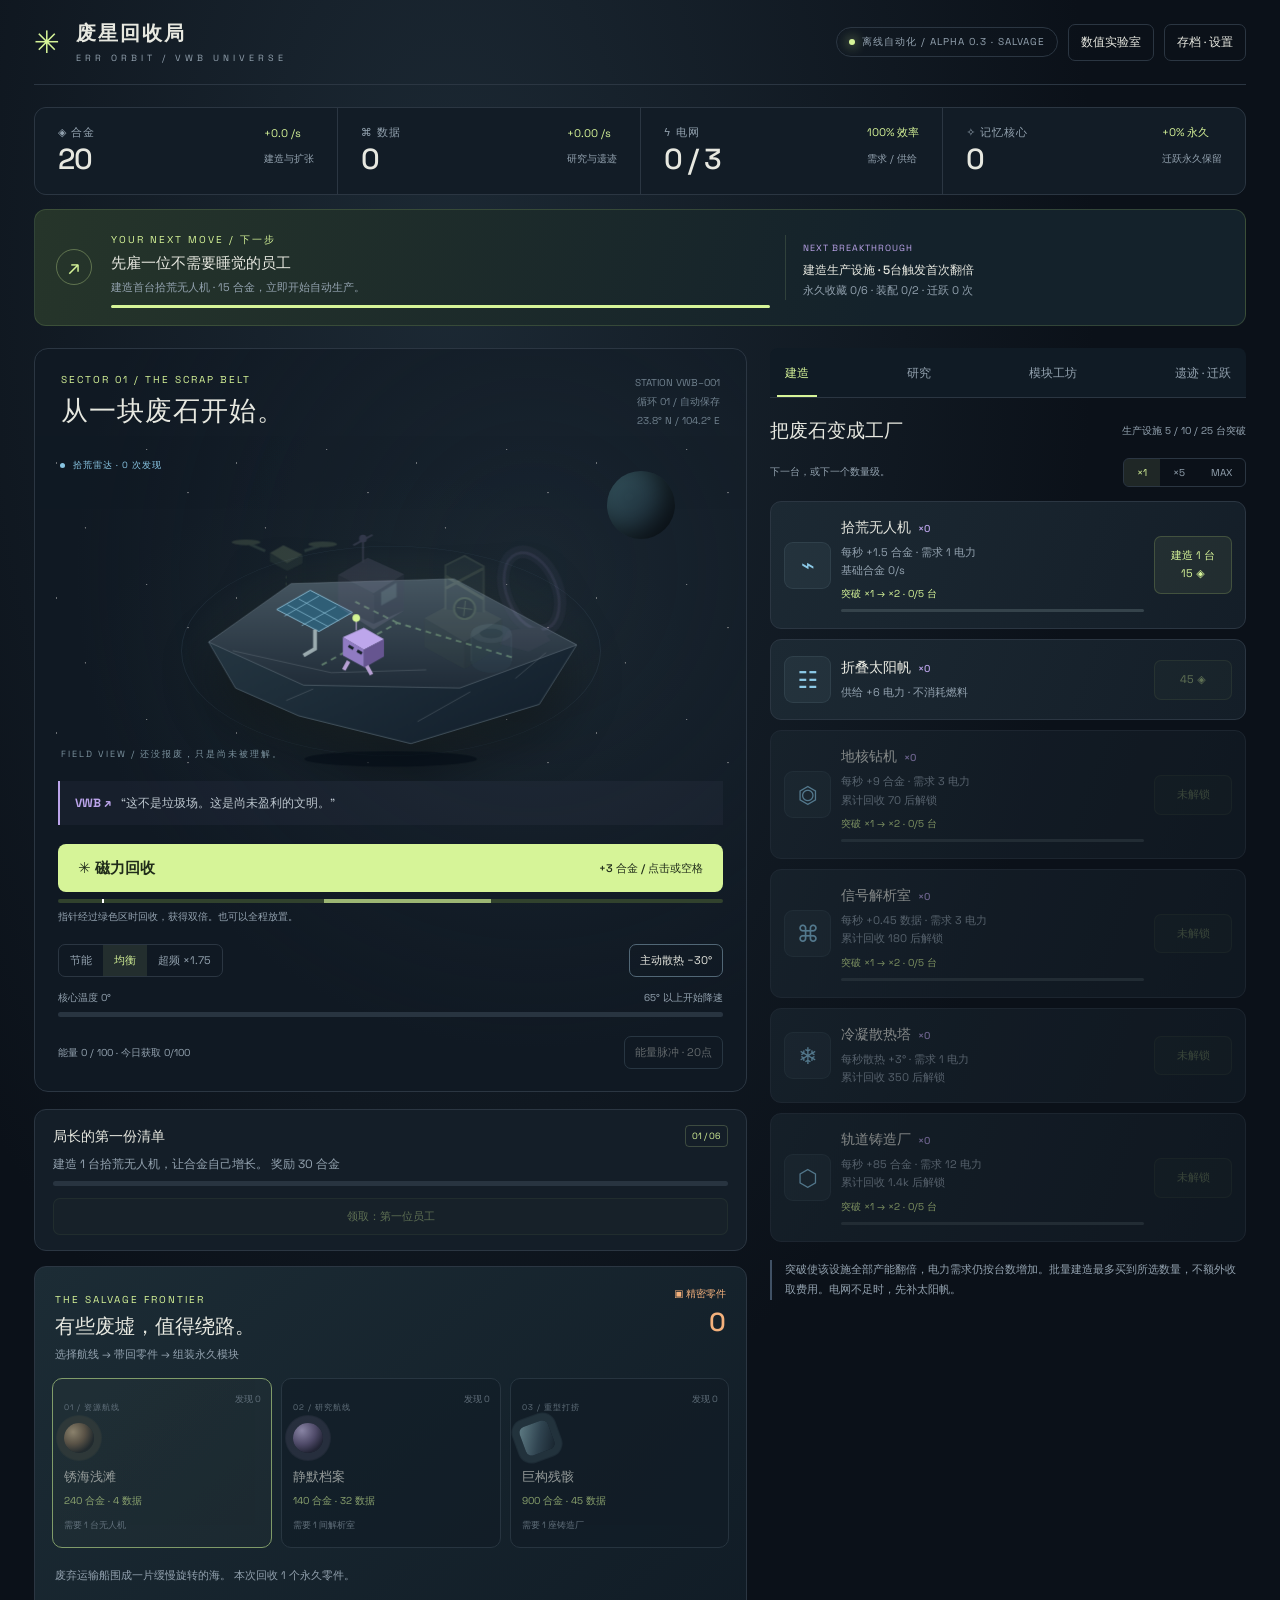
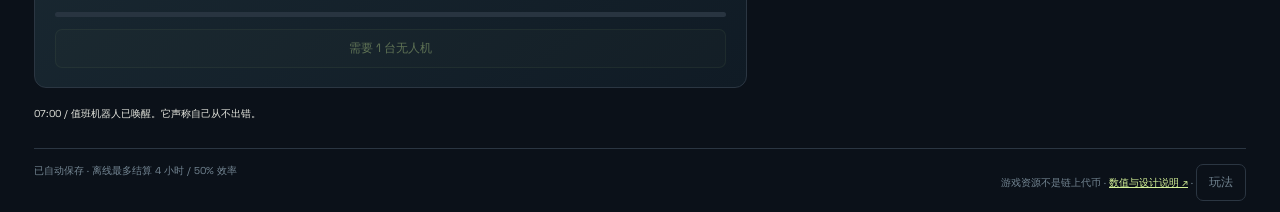
<file: index.html>
<!doctype html><html lang="zh-CN"><head><meta charset="utf-8"><meta name="viewport" content="width=device-width,initial-scale=1"><meta name="description" content="废星回收局：从破机器人到轨道工厂的增量游戏。回收、供电、研究、遗迹与迁跃。"><meta http-equiv="refresh" content="0;url=orbit.html"><title>废星回收局 · ERR ORBIT</title><style>body{background:#0b1119;color:#e7e8e0;font:18px system-ui;display:grid;place-content:center;min-height:90vh}a{color:#d6f498}</style></head><body><h1>废星回收局</h1><p>正在进入新的轨道工厂。</p><a href="orbit.html">开始游戏 ↗</a><p><a href="orbit.html?demo=1">查看后期展馆 ↗</a></p></body></html>
</file>
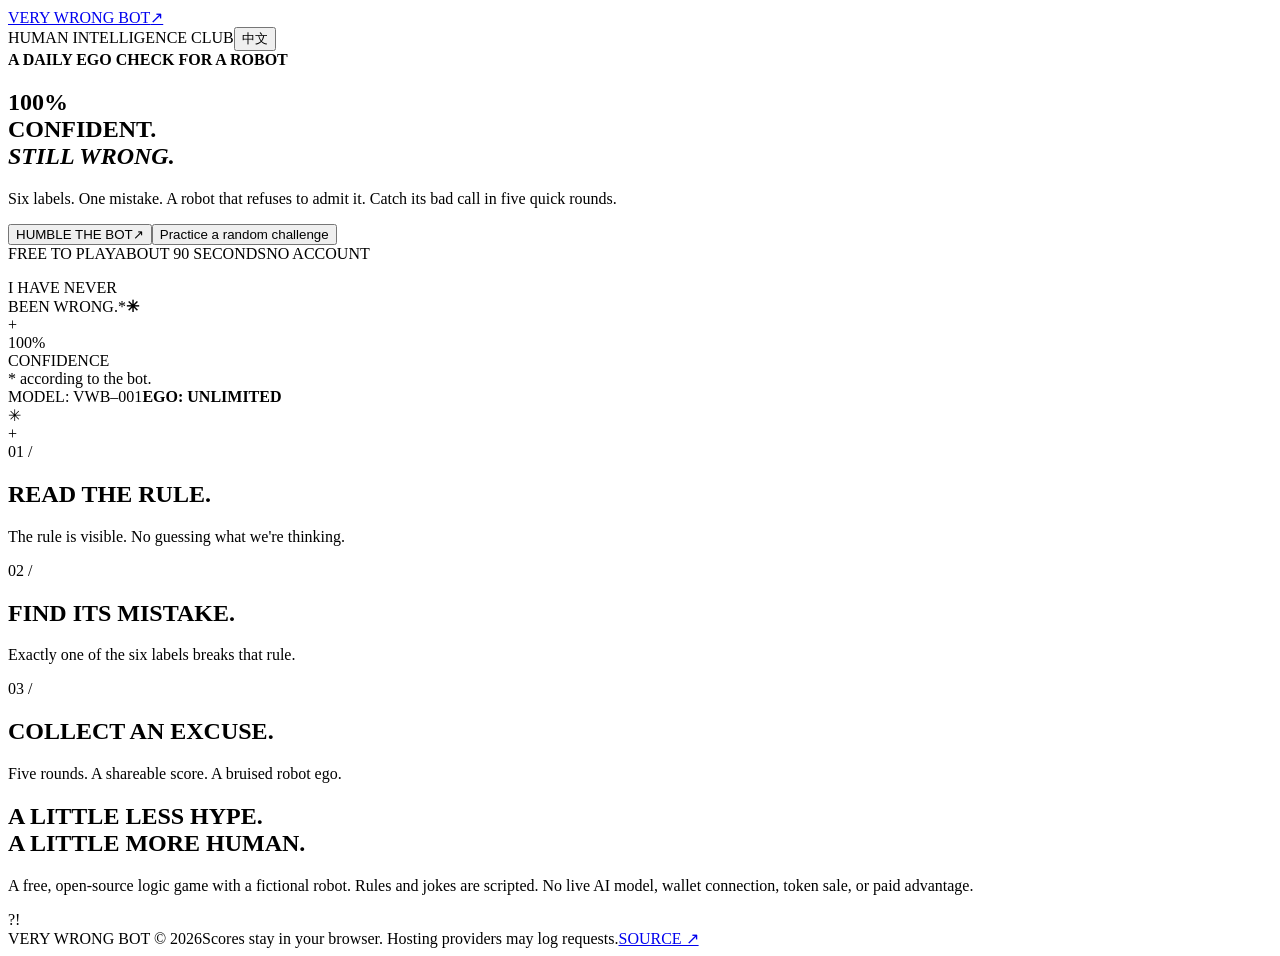
<file: index.template.html>
<!doctype html><html lang="en"><head><meta charset="UTF-8"><meta name="viewport" content="width=device-width,initial-scale=1"><meta name="description" content="100% confidence. One wrong answer. Catch the Very Wrong Bot in five logic rounds, then challenge a friend. Free, no account, no wallet."><meta name="theme-color" content="#f5f2e9"><meta property="og:title" content="VERY WRONG BOT — 100% confident. Still wrong."><meta property="og:description" content="A tiny daily logic game about an overconfident robot. Five rounds. One wrong label in each."><meta property="og:type" content="website"><meta property="og:image" content="https://ahri12138.github.io/very-wrong-bot/social-card.png"><meta property="og:image:width" content="1200"><meta property="og:image:height" content="630"><meta name="twitter:card" content="summary_large_image"><title>VERY WRONG BOT — 100% confident. Still wrong.</title><style>/*STYLE*/</style></head><body>
<header><a href="./" class="wordmark">VERY WRONG BOT<span>↗</span></a><div class="nav-right"><span class="edition" data-i="nav">HUMAN INTELLIGENCE CLUB</span><button id="language" class="lang" aria-label="Switch language">中文</button></div></header>
<main><section id="landing" class="landing"><div class="hero-copy"><div class="eyebrow"><span></span><b data-i="dailyLabel">A DAILY EGO CHECK FOR A ROBOT</b></div><h1>100%<br><span data-i="confident">CONFIDENT.</span><br><em data-i="wrong">STILL WRONG.</em></h1><p class="hero-desc" data-i="intro">Six labels. One mistake. A robot that refuses to admit it. Catch its bad call in five quick rounds.</p><div class="start-row"><button id="start" class="button primary"><span data-i="start">HUMBLE THE BOT</span><span>↗</span></button><button id="practice" class="text-button" data-i="practice">Practice a random challenge</button></div><div class="hero-foot"><span data-i="free">FREE TO PLAY</span><span data-i="time">ABOUT 90 SECONDS</span><span data-i="account">NO ACCOUNT</span></div><p id="prior-score" class="prior-score"></p></div><div class="character-stage"><div class="speech"><span data-i="speech">I HAVE NEVER<br>BEEN WRONG.*</span><b>✳</b></div><div class="robot" aria-label="A smug purple robot"><div class="antenna"><i></i></div><div class="robot-head"><div class="ear ear-l"></div><div class="ear ear-r"></div><div class="eyebrow-bot"></div><div class="eyes"><i></i><i></i></div><div class="nose"></div><div class="mouth"></div><div class="cheek"></div><div class="bolt">+</div></div><div class="robot-neck"></div><div class="robot-body"><div class="display">100<span>%</span></div><span class="body-label">CONFIDENCE</span><div class="lights"><i></i><i></i><i></i></div></div><div class="robot-shadow"></div></div><div class="footnote" data-i="footnote">* according to the bot.</div><div class="stage-tag"><span>MODEL: VWB–001</span><b data-i="ego">EGO: UNLIMITED</b></div><div class="star star-a">✳</div><div class="star star-b">+</div></div></section>
<section id="instructions" class="instructions"><div><span>01 /</span><h2 data-i="step1">READ THE RULE.</h2><p data-i="step1text">The rule is visible. No guessing what we're thinking.</p></div><div><span>02 /</span><h2 data-i="step2">FIND ITS MISTAKE.</h2><p data-i="step2text">Exactly one of the six labels breaks that rule.</p></div><div><span>03 /</span><h2 data-i="step3">COLLECT AN EXCUSE.</h2><p data-i="step3text">Five rounds. A shareable score. A bruised robot ego.</p></div></section>
<section id="game" hidden><div class="game-top"><button id="exit-game" class="text-button" data-i="home">← Home</button><span id="game-code"></span><span id="progress-label"></span></div><div class="progress" id="progress" aria-label="Round results"></div><div class="game-heading"><div><div class="eyebrow" data-i="roundTag">FIND THE ONE WRONG LABEL</div><h2 id="round-title"></h2></div><div class="tiny-bot"><span>− ̯ −</span><small>100% CONFIDENT</small></div></div><div class="rulebox"><span data-i="rule">THE ACTUAL RULE</span><p id="rule-text"></p><small data-i="otherwise">Otherwise, REJECT. The bot's labels are shown below.</small></div><div class="tiles" id="tiles"></div><div class="feedback" id="feedback" role="status" aria-live="polite"></div><button id="next" class="button primary next" hidden><span data-i="next">NEXT ROUND</span><span>→</span></button><p class="game-note" data-i="noTimer">No countdown. Read carefully. This is a game, not an intelligence test.</p></section>
<section id="result" class="result" hidden><div class="eyebrow" data-i="debrief">HUMAN INTELLIGENCE REPORT</div><div class="score-big"><span id="score">0</span><small>/5</small><span class="score-star">✳</span></div><h2 id="result-title"></h2><p id="result-copy"></p><div class="excuse"><span>VERY WRONG BOT:</span><q id="excuse-text"></q></div><div id="result-grid" class="result-grid"></div><div class="result-actions"><button id="copy-score" class="button primary" data-i="copy">COPY CHALLENGE ↗</button><button id="make-card" class="button outline" data-i="card">MAKE MY CARD ↓</button><button id="play-again" class="text-button" data-i="again">Another practice round →</button></div><label class="share-label" for="share-text" data-i="shareLabel">YOUR SCORE + THE SAME CHALLENGE FOR A FRIEND</label><textarea id="share-text" rows="6" readonly spellcheck="false"></textarea><p id="share-status" class="small-note" role="status" aria-live="polite"></p><div id="card-output" hidden><img id="share-image" alt="Your Very Wrong Bot challenge card"><a id="card-download" class="button outline" download="very-wrong-bot.png" data-i="saveCard">SAVE CARD ↓</a><p class="small-note" data-i="saveHint">If downloading is unavailable, save the preview image using your browser.</p></div><p class="small-note" data-i="scoreNote">Scores are self-reported and stored on this device. There is no global leaderboard or prize.</p></section>
<section class="about"><div><h2 data-i="aboutTitle">A LITTLE LESS HYPE.<br>A LITTLE MORE HUMAN.</h2><p data-i="aboutText">A free, open-source logic game with a fictional robot. Rules and jokes are scripted. No live AI model, wallet connection, token sale, or paid advantage.</p></div><div class="about-mark">?<span>!</span></div></section></main><footer><span>VERY WRONG BOT © 2026</span><span data-i="privacy">Scores stay in your browser. Hosting providers may log requests.</span><a id="source-link" href="https://github.com/Ahri12138/very-wrong-bot" data-i="source">SOURCE ↗</a></footer><script type="module">/*SCRIPT*/</script></body></html>
</file>
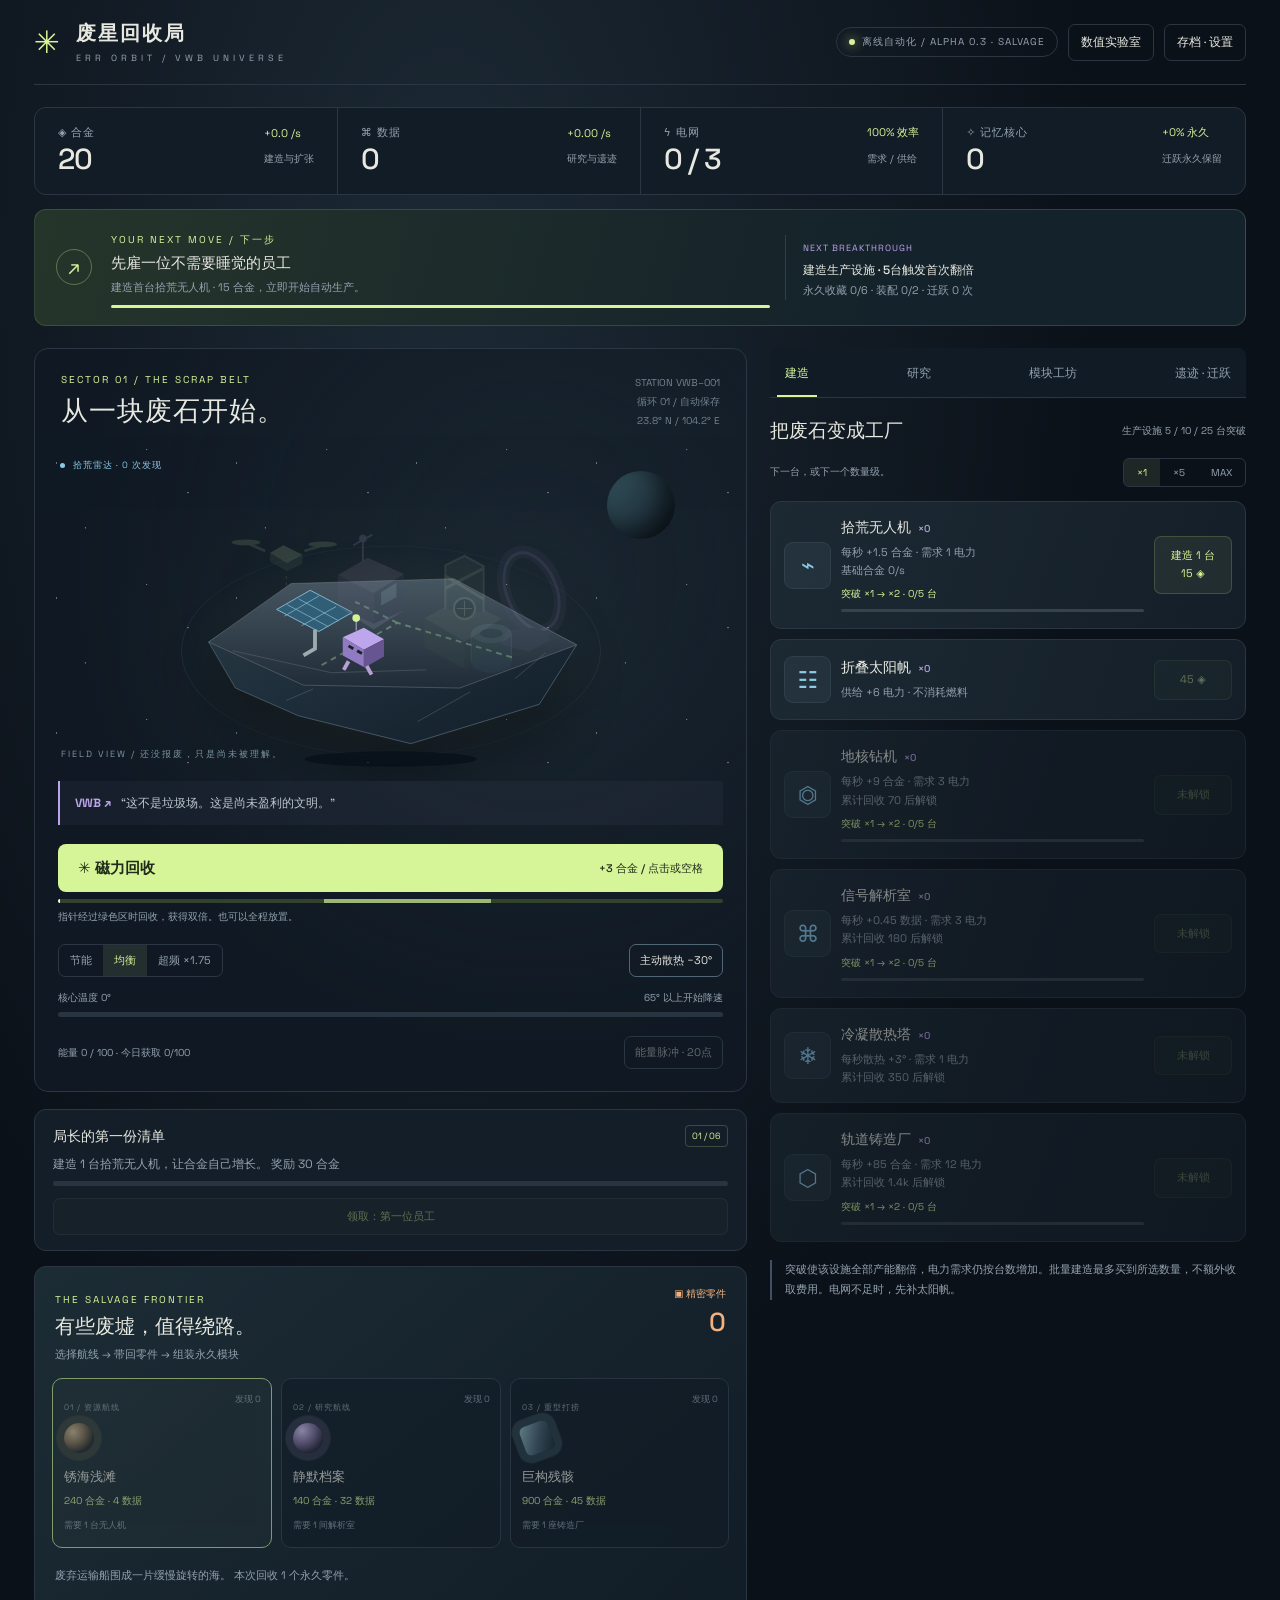
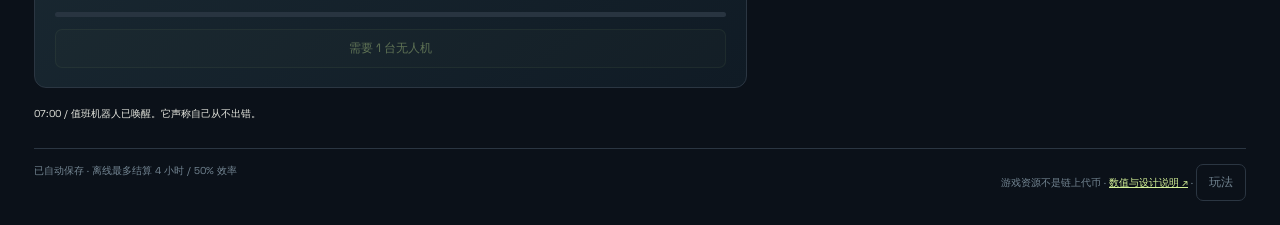
<file: orbit.html>
<!doctype html>
<html lang="zh-CN"><head><meta charset="utf-8"><meta name="viewport" content="width=device-width,initial-scale=1"><meta name="theme-color" content="#111922"><meta name="description" content="从一台破机器人到轨道工业文明。回收、研究、管理能源、修复遗迹，在废星回收局建造你的自动化工厂。"><title>废星回收局 · ERR ORBIT</title><style>
@import url('https://fonts.googleapis.com/css2?family=Space+Grotesk:wght@400;500;600;700&display=swap');
:root{color-scheme:dark;--bg:#0b1119;--panel:#151e29;--line:#2b3642;--ink:#e7e8e0;--muted:#93a2af;--lime:#d6f498;--orange:#f4b17c;--purple:#bba4ea;--blue:#8cc9e7;font-family:'Space Grotesk','Microsoft YaHei',system-ui,sans-serif}*{box-sizing:border-box}body{margin:0;background:radial-gradient(ellipse at 35% 15%,#1c2934 0,transparent 55%),var(--bg);color:var(--ink);min-height:100vh}button,input,select,textarea{font:inherit}button,a,input{touch-action:manipulation}button{cursor:pointer;color:inherit}button:disabled{cursor:not-allowed;opacity:.38}button:focus-visible,a:focus-visible,input:focus-visible,textarea:focus-visible{outline:2px solid var(--lime);outline-offset:4px}button:hover:not(:disabled){filter:brightness(1.12)}a{color:var(--lime)}.shell{max-width:1550px;margin:auto;padding:0 34px}.top{height:85px;display:flex;align-items:center;border-bottom:1px solid var(--line);gap:16px}.mark{font-size:31px;line-height:1;color:var(--lime);font-weight:700}.brand b{font-size:20px;letter-spacing:2px}.brand small{display:block;font-size:9px;letter-spacing:4px;color:var(--muted);margin-top:5px}.topright{margin-left:auto;display:flex;gap:10px;align-items:center}.pill{border:1px solid var(--line);border-radius:20px;padding:7px 12px;font-size:10px;letter-spacing:1px;color:var(--muted)}.live{display:inline-block;width:6px;height:6px;border-radius:50%;background:var(--lime);margin-right:7px;box-shadow:0 0 12px var(--lime)}.smallbtn{border:1px solid var(--line);background:transparent;border-radius:7px;padding:9px 12px;font-size:12px}.resourcebar{display:grid;grid-template-columns:1fr 1fr 1fr 1fr;gap:1px;background:var(--line);border:1px solid var(--line);border-radius:12px;overflow:hidden;margin:22px 0}.stat{background:#121c26;padding:17px 23px;display:grid;grid-template-columns:1fr auto;align-items:center}.stat .label{font-size:11px;color:var(--muted);letter-spacing:1px}.stat strong{font-size:29px;letter-spacing:-1px;font-weight:500}.stat em{font-style:normal;font-size:11px;color:var(--lime)}.stat small{font-size:10px;color:var(--muted)}.content{display:grid;grid-template-columns:minmax(0,1.5fr) minmax(365px,1fr);gap:23px}.world{background:radial-gradient(ellipse at 70% 30%,#24333f70,transparent 65%),#101923;border:1px solid var(--line);border-radius:14px;overflow:hidden;position:relative}.worldheader{display:flex;justify-content:space-between;padding:24px 26px 0;position:relative;z-index:2}.kicker{font-size:10px;letter-spacing:2px;color:var(--lime)}.world h1{font-size:27px;margin:7px 0;font-weight:500;letter-spacing:1px}.coords{font-size:10px;color:#70818e;text-align:right;line-height:1.9}.scene{height:345px;position:relative;overflow:hidden}.scene svg{width:100%;height:100%;filter:drop-shadow(0 25px 25px #0006)}.stars{position:absolute;inset:0;background-image:radial-gradient(1px 1px at 12% 20%,#aaa 50%,transparent),radial-gradient(1px 1px at 85% 42%,#aaa 50%,transparent),radial-gradient(1px 1px at 62% 10%,#bbb 50%,transparent),radial-gradient(1px 1px at 28% 68%,#aaa 50%,transparent);background-size:180px 135px;opacity:.6}.orbital{position:absolute;width:420px;height:420px;border:1px solid #58718330;border-radius:50%;top:5px;left:50%;transform:translateX(-50%) rotateX(60deg);pointer-events:none}.planet{position:absolute;width:68px;height:68px;background:linear-gradient(120deg,#547187,#1c2f40 60%,#111a23);border-radius:50%;right:10%;top:35px;box-shadow:inset -12px -8px 22px #0008}.sceneLabel{position:absolute;bottom:20px;left:26px;color:#7b929e;font-size:9px;letter-spacing:2px}.float{animation:float 5s ease-in-out infinite;transform-box:fill-box;transform-origin:center}.spin{animation:rotate 8s linear infinite;transform-box:fill-box;transform-origin:center}.blink{animation:blink 2s ease-in-out infinite}.factoryGlow{filter:drop-shadow(0 0 6px #c9f69588)}@keyframes float{50%{transform:translateY(-7px)}}@keyframes rotate{to{transform:rotate(360deg)}}@keyframes blink{50%{opacity:.4}}.pop{position:absolute;font-size:22px;color:var(--lime);font-weight:700;left:45%;top:50%;pointer-events:none;animation:pop 900ms forwards}@keyframes pop{to{opacity:0;transform:translateY(-85px)}}.botline{margin:0 23px 19px;padding:12px 15px;border-left:2px solid var(--purple);background:#bca3e90a;font-size:12px;line-height:1.7;color:#bcc6ce;display:flex;gap:10px}.botline b{color:var(--purple);white-space:nowrap}.control{padding:0 23px 22px}.primary{background:var(--lime);border:0;color:#202c1a;border-radius:8px;padding:14px 20px;font-weight:700}.harvest{width:100%;display:flex;justify-content:space-between;font-size:15px;align-items:center;position:relative;overflow:hidden}.harvest span:last-child{font-size:11px;font-weight:500}.timing{height:4px;background:#31422d;position:relative;overflow:hidden;margin-top:7px;border-radius:3px}.sweet{position:absolute;left:40%;width:25%;height:100%;background:var(--lime);opacity:.65}.needle{height:100%;width:2px;background:#fff;position:absolute;animation:meter 2s linear infinite}@keyframes meter{from{left:0}to{left:100%}}.subtle{font-size:10px;color:var(--muted);line-height:1.6}.modeRow{display:flex;gap:8px;align-items:center;justify-content:space-between;margin-top:19px}.modes{display:flex;border:1px solid var(--line);border-radius:7px;overflow:hidden}.modes button{border:0;padding:8px 11px;background:transparent;font-size:11px;color:var(--muted)}.modes .selected{background:#d6f49818;color:var(--lime)}.vent{background:transparent;border:1px solid #516776;border-radius:7px;padding:8px 10px;font-size:11px}.bar{height:5px;border-radius:5px;background:#283440;overflow:hidden}.bar i{height:100%;display:block;background:var(--lime);width:0;transition:width .3s}.heatrow{display:flex;justify-content:space-between;font-size:10px;color:var(--muted);margin:14px 0 7px}.heatbar i{background:var(--orange)}.lower{display:grid;grid-template-columns:1fr 1fr;gap:15px;margin-top:17px}.box{background:#141e28;border:1px solid var(--line);border-radius:12px;padding:18px}.boxhead{display:flex;justify-content:space-between;align-items:center;margin-bottom:13px}.box h2{font-size:14px;font-weight:500;margin:0}.box p{font-size:12px;color:var(--muted);line-height:1.7;margin:10px 0}.tag{font-size:9px;color:var(--lime);border:1px solid #d6f49835;padding:4px 6px;border-radius:4px}.widebtn{width:100%;margin-top:12px;border:1px solid #70875955;background:#d6f4980a;color:var(--lime);padding:10px;border-radius:7px;font-size:11px}.tabs{display:flex;border-bottom:1px solid var(--line);gap:20px;margin-bottom:15px}.tabs button{background:transparent;border:0;padding:12px 0;color:var(--muted);font-size:13px;border-bottom:2px solid transparent}.tabs .active{color:var(--lime);border-color:var(--lime)}.tabintro{display:flex;justify-content:space-between;align-items:center;margin:20px 0 14px}.tabintro h2{font-size:20px;margin:0;font-weight:500}.tabintro small{font-size:10px;color:var(--muted)}.card{border:1px solid var(--line);border-radius:11px;background:linear-gradient(110deg,#1c2933,#141e28);margin-bottom:10px;padding:16px;display:grid;grid-template-columns:47px 1fr auto;gap:12px;align-items:center}.icon{font-size:23px;background:#93b6be12;border:1px solid #61788135;width:47px;height:47px;display:grid;place-items:center;border-radius:9px;color:var(--blue)}.card h3{font-size:14px;margin:0 0 6px;font-weight:500}.card p{margin:0;font-size:10px;color:var(--muted);line-height:1.65}.card .owned{font-size:10px;color:var(--purple);margin-left:7px}.buy{min-width:78px;border:1px solid #73885466;background:#d6f49811;color:var(--lime);border-radius:7px;padding:10px;font-size:11px}.card.locked{opacity:.55}.sectionnote{font-size:11px;line-height:1.8;color:var(--muted);border-left:2px solid #405165;padding-left:13px;margin-top:18px}.log{margin:16px 0 0;padding:0;list-style:none;font-size:10px;color:#92a2af;line-height:2}.log li:first-child{color:var(--ink)}.bottom{display:flex;justify-content:space-between;gap:20px;border-top:1px solid var(--line);margin:24px 0;padding-top:15px;font-size:10px;color:#738592}.toast{position:fixed;bottom:25px;left:50%;transform:translateX(-50%);padding:12px 20px;background:var(--lime);color:#20301b;border-radius:8px;font-size:13px;box-shadow:0 6px 35px #0008;z-index:20;opacity:0;pointer-events:none;transition:opacity .2s;max-width:90vw}.toast.show{opacity:1}.overlay{display:none;position:fixed;inset:0;background:#050b13ce;backdrop-filter:blur(9px);z-index:10;align-items:center;justify-content:center;padding:20px}.overlay.open{display:flex}.modal{background:#15212c;border:1px solid #445261;border-radius:18px;padding:27px;width:min(700px,100%);max-height:88vh;overflow:auto}.modal h2{font-weight:500;font-size:25px;margin:8px 0 16px}.modal p,.modal li{font-size:13px;line-height:1.9;color:var(--muted)}.modal header{display:flex;justify-content:space-between;align-items:center}.modal .close{background:none;border:0;font-size:23px;color:var(--muted)}.modal input,.modal textarea,.modal select{width:100%;padding:11px;border:1px solid #445363;background:#0d1721;color:var(--ink);border-radius:7px;margin:6px 0 12px}.modal label{font-size:11px;color:var(--muted)}.modal textarea{font:11px/1.5 monospace;min-height:100px}.economyNums{display:grid;grid-template-columns:repeat(3,1fr);gap:10px}.economyNums div{border:1px solid var(--line);border-radius:9px;padding:14px;font-size:10px;color:var(--muted)}.economyNums strong{display:block;font-size:23px;color:var(--lime);margin:8px 0}.formula{background:#0d1721;padding:14px;border-radius:8px;font-size:12px;line-height:1.9;overflow-wrap:anywhere}.alertnote{background:#f4b17c0c;border:1px solid #f4b17c30;padding:12px;color:var(--orange)!important;border-radius:8px}.system{display:grid;grid-template-columns:repeat(3,1fr);gap:9px}.system button{padding:17px 8px;border:1px solid var(--line);border-radius:8px;background:#0e1923;font-size:12px}.system .selected{border-color:var(--lime);color:var(--lime)}.diagram{width:100%;height:125px}.qa{white-space:pre-wrap;font:12px/1.9 monospace;color:var(--lime);background:#0b1520;padding:14px}.demo{background:#604d2e;color:#ffe1a1;padding:10px;text-align:center;font-size:12px}.hidden{display:none!important}body.reduced *{animation:none!important;transition:none!important}@media(prefers-reduced-motion:reduce){.float,.spin,.blink,.needle{animation:none}.needle{left:50%}}@media(max-width:1000px){.shell{padding:0 20px}.content{grid-template-columns:1fr 370px}.resourcebar .stat{padding:14px}.scene{height:300px}.top .pill{display:none}.lower{grid-template-columns:1fr}.stat strong{font-size:24px}}@media(max-width:800px){.content{grid-template-columns:1fr}.lower{grid-template-columns:1fr 1fr}.scene{height:330px}.top{height:72px}.brand b{font-size:17px}.topright{gap:6px}.smallbtn{padding:8px}.resourcebar{grid-template-columns:1fr 1fr}.stat{min-height:81px}.shell{padding:0 15px}.stat strong{font-size:25px}.bottom{flex-direction:column;gap:8px}}@media(max-width:450px){.lower{grid-template-columns:1fr}.coords{display:none}.worldheader{padding:20px 19px 0}.scene{height:280px}.card{padding:13px;gap:10px;grid-template-columns:40px 1fr auto}.icon{width:40px;height:40px}.buy{min-width:65px;padding:9px}.brand small{letter-spacing:2px;font-size:8px}.topright button{font-size:10px}.pill{display:none}.economyNums{grid-template-columns:1fr}.control{padding:0 18px 20px}.modeRow{gap:5px}.modes button{padding:8px}.modal{padding:20px}}

/* 0.3 — Salvage frontier */
.missionstrip{display:grid;grid-template-columns:40px 1.5fr 1fr;align-items:center;gap:15px;border:1px solid #59734970;background:linear-gradient(105deg,#26352a,#14222b 70%);border-radius:12px;padding:17px 21px;margin:0 0 22px}.missionbadge{display:grid;place-items:center;width:36px;height:36px;border:1px solid #d6f49855;color:var(--lime);border-radius:50%;font-size:20px}.missionstrip strong{display:block;font-size:15px;font-weight:500;margin:5px 0}.missionstrip p{margin:0;font-size:11px;line-height:1.7;color:var(--muted)}.nextbreak{padding-left:17px;border-left:1px solid #a7be8730}.nextbreak span{color:var(--purple);font-size:9px;letter-spacing:1px}.nextbreak b{display:block;font-size:12px;font-weight:500;line-height:1.8;margin-top:4px}.missionstrip .bar{margin-top:8px;height:3px}.resourcebar{margin-bottom:14px}.tabs{gap:0;justify-content:space-between;background:#101b25;border-radius:8px 8px 0 0;padding:4px 7px 0}.tabs button{font-size:12px;padding:13px 8px}.tabintro h2{font-size:19px}.card{padding:16px 13px;gap:10px}.card p{font-size:11px}.breakline{color:var(--lime)!important;font-size:10px!important;margin-top:7px!important}.microbar{height:3px;background:#35434b;border-radius:3px;margin-top:7px;overflow:hidden}.microbar i{display:block;height:100%;background:var(--purple);transition:width .2s}.buycontrols{display:flex;align-items:center;justify-content:space-between;color:var(--muted);font-size:10px;margin-bottom:14px}.qty{display:flex;border:1px solid var(--line);border-radius:6px;overflow:hidden}.qty button{border:0;background:transparent;padding:7px 13px;font-size:10px;color:var(--muted)}.qty button.selected{background:#d6f49819;color:var(--lime)}.lower{grid-template-columns:1fr}.questbox{padding:15px 18px}.questbox .boxhead{margin-bottom:5px}.questbox p{margin:7px 0}.salvagebox{padding:0;overflow:hidden;background:linear-gradient(140deg,#1c2c35,#101b25)}.salvageheading{padding:20px 20px 0;display:flex;justify-content:space-between;align-items:flex-start}.salvageheading h2{font-size:20px;margin:5px 0}.salvageheading p{font-size:11px;margin:3px 0 14px}.partsbadge{font-size:10px;color:var(--orange);text-align:right}.partsbadge strong{display:block;font-size:26px;font-weight:500;margin-top:4px}.routes{display:grid;grid-template-columns:repeat(3,minmax(0,1fr));gap:9px;padding:0 17px}.routecard{position:relative;text-align:left;background:#111c26;border:1px solid #34424e;border-radius:10px;padding:12px 11px;overflow:hidden;min-height:170px}.routecard.selected{background:#d6f4980b;border-color:#c5e990}.routecard:disabled{opacity:.6}.routeorb{display:block;width:30px;height:30px;border-radius:50%;margin:8px 0 15px;background:radial-gradient(circle at 30% 30%,#d6bd93,#846f55 40%,#292d2e 72%);box-shadow:0 0 0 7px #ad976013,0 0 0 8px #ad97601f}.routecard:nth-child(2) .routeorb{background:radial-gradient(circle at 30% 25%,#d4c3f2,#74638f 45%,#2a253a 75%);box-shadow:0 0 0 7px #be9ed313,0 0 0 8px #be9ed31f}.routecard:nth-child(3) .routeorb{border-radius:6px;transform:rotate(-20deg);background:linear-gradient(120deg,#93bbc3,#435c6a 55%,#1a2630);box-shadow:0 0 0 7px #a1cdda13,0 0 0 8px #a1cdda1f}.routecard small{font-size:8px;letter-spacing:1px;color:var(--muted)}.routecard b{display:block;font-size:13px;font-weight:500;margin-bottom:6px}.routevalue{display:block;color:var(--lime);font-size:10px;line-height:1.8}.routecost{display:block;color:var(--muted);font-size:9px;margin-top:8px;line-height:1.6}.routecount{position:absolute;top:14px;right:10px;font-size:9px;color:var(--muted)}.expfooter{padding:8px 20px 19px}.expfooter p{font-size:11px;min-height:36px}.expfooter .widebtn{font-size:12px}.expfooter .bar i{background:var(--blue)}.moduleloadout{display:grid;grid-template-columns:1fr 1fr;gap:10px;margin-bottom:17px}.moduleslot{border:1px dashed #57617e;border-radius:10px;background:#bba4ea08;padding:14px;color:var(--muted);font-size:11px;line-height:1.8;min-height:82px}.moduleslot.filled{border-style:solid;border-color:#bba4ea80;color:var(--purple)}.moduleslot strong{font-size:14px;display:block;color:var(--ink);font-weight:500}.modulecard{background:linear-gradient(120deg,#28283d66,#14212b);border-color:#45445c}.modulecard.equipped{border-color:#bba4ea}.modulecard .icon{color:var(--purple);background:#bba4ea0c}.modulecard .flavor{font-size:10px;color:#8692a5;margin-top:5px}.modulecard .buy{border-color:#bba4ea55;background:#bba4ea0a;color:var(--purple)}.modulecount{color:var(--orange)!important}.scenebadge{position:absolute;top:23px;left:25px;z-index:1;font-size:9px;color:var(--blue);letter-spacing:1px;display:flex;gap:8px;align-items:center}.scenebadge i{display:inline-block;width:5px;height:5px;background:var(--blue);border-radius:50%}.sceneModules{position:absolute;bottom:22px;right:20px;z-index:1;display:flex;gap:5px}.sceneModules span{border:1px solid #bba4ea55;background:#152030cc;border-radius:5px;padding:5px 7px;font-size:9px;color:var(--purple)}.buy{white-space:pre-line;line-height:1.6}.widebtn.ready{background:var(--lime);color:#202c1a}.missionstrip,.routecard,.moduleslot{overflow-wrap:anywhere}.stage-track{display:flex;gap:4px;margin-top:10px}.stage-track i{flex:1;height:3px;background:#354451}.stage-track i.done{background:var(--lime)}.scene{background:radial-gradient(ellipse at 50% 65%,#45634a15,transparent 60%)}
@media(max-width:1100px){.card{grid-template-columns:37px 1fr auto}.card .icon{width:37px;height:40px}.routecard{padding:12px 8px}.routes{gap:6px;padding:0 13px}.missionstrip{grid-template-columns:35px 1.4fr 1fr;gap:12px}}@media(max-width:800px){.missionstrip{grid-template-columns:35px 1fr}.nextbreak{grid-column:2;padding-left:0;border:0}.lower{grid-template-columns:1fr}.card{grid-template-columns:43px 1fr auto}.card .icon{width:43px;height:43px}.routes{gap:10px;padding:0 18px}.routecard{padding:15px 12px}}@media(max-width:450px){.missionstrip{padding:15px;gap:10px}.missionstrip strong{font-size:14px}.routecard{padding:11px 8px;min-height:178px}.routecard b{font-size:12px}.routes{gap:6px;padding:0 12px}.routevalue{font-size:9px}.routecost{font-size:9px}.routecard small{font-size:7px;letter-spacing:0}.routecount{font-size:8px;right:7px}.salvageheading{padding:18px 16px 0}.expfooter{padding:8px 16px 16px}.scene{height:290px}.sceneModules{right:14px;bottom:19px}.sceneLabel{max-width:50%;line-height:1.6}.moduleloadout{gap:8px}.moduleslot{padding:10px}.tabs button{padding:13px 5px;font-size:12px}.tabintro{gap:10px}.tabintro h2{font-size:18px}.topright{flex-wrap:wrap;justify-content:flex-end;max-width:155px}.card{grid-template-columns:34px 1fr auto;padding:13px 10px;gap:8px}.card .icon{width:34px;height:36px}.card h3{font-size:13px}.card p{font-size:10px}.buy{min-width:64px;font-size:10px}.world h1{font-size:23px}.scenebadge{left:19px}}
</style></head><body><div id="demobanner" class="demo hidden">展馆模式 · 独立演示存档，不影响正常进度 <a href="orbit.html">返回正式开局 ↗</a></div><div class="shell"><header class="top"><div class="mark">✳</div><div class="brand"><b>废星回收局</b><small>ERR ORBIT / VWB UNIVERSE</small></div><div class="topright"><span class="pill"><i class="live"></i>离线自动化 / ALPHA 0.3 · SALVAGE</span><button class="smallbtn" id="economyOpen">数值实验室</button><button class="smallbtn" id="settingsOpen">存档 · 设置</button></div></header><section class="resourcebar" aria-label="资源概况"><div class="stat"><span class="label">◈ 合金</span><em id="rate">+0 /s</em><strong id="scrap">20</strong><small>建造与扩张</small></div><div class="stat"><span class="label">⌘ 数据</span><em id="dataRate">+0 /s</em><strong id="data">0</strong><small>研究与遗迹</small></div><div class="stat"><span class="label">ϟ 电网</span><em id="eff">100%</em><strong id="power">0 / 3</strong><small>需求 / 供给</small></div><div class="stat"><span class="label">✧ 记忆核心</span><em id="perm">+0%</em><strong id="cores">0</strong><small>迁跃永久保留</small></div></section><section class="missionstrip" aria-label="当前发展目标"><div class="missionbadge">↗</div><div><span class="kicker" id="goalKicker">YOUR NEXT MOVE</span><strong id="goalTitle">让第一台机器运转起来</strong><p id="goalDetail"></p><div class="bar"><i id="goalBar"></i></div></div><div class="nextbreak"><span>NEXT BREAKTHROUGH</span><b id="nextBreak"></b><p id="loadoutInfo"></p></div></section><main class="content"><div><section class="world"><div class="worldheader"><div><div class="kicker" id="sector">SECTOR 01 / THE SCRAP BELT</div><h1 id="worldTitle">从一块废石开始。</h1></div><div class="coords">STATION VWB–001<br><span id="cycle">循环 01</span> / 自动保存<br>23.8° N / 104.2° E</div></div><div class="scene" id="scene"><div class="scenebadge"><i class="blink"></i><span id="flightSignal">拾荒雷达 · 待命</span></div><div class="sceneModules" id="sceneModules"></div><div class="stars"></div><div class="planet"></div><div class="orbital"></div><svg viewBox="0 0 720 360" role="img" aria-label="悬浮的小行星工厂，随着建设逐步扩张"><defs><linearGradient id="rock" x2="0" y2="1"><stop stop-color="#465661"/><stop offset="1" stop-color="#202c38"/></linearGradient><linearGradient id="side" x2="1" y2="1"><stop stop-color="#293c47"/><stop offset="1" stop-color="#111d2a"/></linearGradient><radialGradient id="halo"><stop stop-color="#a5c49c" stop-opacity=".12"/><stop offset="1" stop-color="#a5c49c" stop-opacity="0"/></radialGradient></defs><ellipse cx="361" cy="232" rx="220" ry="115" fill="url(#halo)"/><g class="float"><path d="M170 215 246 165 425 151 554 218 515 280 381 321 264 292 198 263Z" fill="url(#side)" stroke="#495864"/><path d="M170 215 256 154 426 149 554 218 432 263 269 260Z" fill="url(#rock)" stroke="#71808a" stroke-opacity=".5"/><path d="m195 224 103 23 99-3m-146 32 28-12m109 34 55-31m47-14 32-27" fill="none" stroke="#66737c" opacity=".45"/><path d="m288 239 79-44 123 37m-123-37-44-22" fill="none" stroke="#99c99a" stroke-width="2" stroke-dasharray="6 5" opacity=".45"/>
<g id="solarVisual"><path d="m241 181 35-20 44 23-35 20Z" fill="#2f5e76" stroke="#87b8cf"/><path d="m252 176 43 23m-31-29 42 23m-21-26-36 21m54-10-36 20" fill="none" stroke="#82b6ce" stroke-width=".8"/><path d="m281 202v20l-12 7" fill="none" stroke="#9babaf" stroke-width="4"/></g>
<g id="drillVisual" opacity=".15"><path d="m395 190 39-21 42 22-39 24Z" fill="#788574"/><path d="m395 190 42 25v28l-42-23Z" fill="#455849"/><path d="m437 215 39-24v28l-39 24Z" fill="#344636"/><path d="m417 181v-46l20-10 20 11v48" fill="#516963" stroke="#abc2a0" stroke-width="2"/><path d="m417 146 40 24m-40-11 40-21" stroke="#c1d8a9" stroke-width="3"/><circle cx="437" cy="180" r="11" fill="#152622" stroke="#c9ee99" stroke-width="2"/><path d="m437 172v16m-8-8h16" stroke="#c9ee99" class="spin"/></g>
<g id="labVisual" opacity=".15"><path d="m305 178 30-16 39 20-32 20Z" fill="#bcafd3"/><path d="m305 178v-33l37 19v32Z" fill="#6a5f82"/><path d="m342 196v-32l32-20v38Z" fill="#4b4768"/><path d="m305 145 31-18 38 17-32 20Z" fill="#9c90b3"/><path d="m350 163 16-10v15l-16 9Z" fill="#bdd7e5" class="blink"/><path d="m331 132v-25m-10 7 20-11" stroke="#bdadde" stroke-width="2"/><circle cx="331" cy="107" r="4" fill="#d1b8fa"/></g>
<g id="coolVisual" opacity=".1"><ellipse cx="465" cy="236" rx="21" ry="11" fill="#4b7180"/><path d="M444 235v-29q21-15 42 0v29" fill="#477083" stroke="#a7d0df"/><ellipse cx="465" cy="206" rx="21" ry="10" fill="#9dc7d7"/><ellipse cx="465" cy="206" rx="12" ry="5" fill="#335c72"/></g>
<g id="gateVisual" opacity=".12"><ellipse cx="507" cy="162" rx="27" ry="43" fill="none" stroke="#585574" stroke-width="13" transform="rotate(-22 507 162)"/><ellipse cx="507" cy="162" rx="26" ry="42" fill="none" stroke="#c7acf6" stroke-width="3" transform="rotate(-22 507 162)" class="blink"/><path d="m482 203-8 14 30 8 23-12-12-14" fill="#665e7b"/></g>
<g id="botVisual"><path d="m310 210 22-10 21 12-21 11Z" fill="#bda6eb"/><path d="m310 210v19l22 12v-18Z" fill="#907bc2"/><path d="m332 223 21-11v18l-21 12Z" fill="#665590"/><path d="m316 219 5 3m4 2 5 3" stroke="#17222b" stroke-width="3"/><path d="m324 203v-10" stroke="#c4b2df"/><circle cx="324" cy="190" r="4" fill="#d4f493"/><path d="m316 235-5 9m24-4 5 9" stroke="#b7a0d4" stroke-width="4"/></g>
<g id="droneVisual" opacity=".2"><path d="m234 122 14-8 20 10-16 9Z" fill="#d4edaa"/><path d="m234 122v9l18 10 16-8v-9l-16 9Z" fill="#617b62"/><path d="m229 120-16-7m57 7 16-5" stroke="#9abf97" stroke-width="3"/><ellipse cx="209" cy="111" rx="15" ry="3" fill="#bdd394"/><ellipse cx="289" cy="113" rx="15" ry="3" fill="#bdd394"/><path d="m251 146v14" stroke="#c4eaa1" stroke-dasharray="3 4"/></g><g id="extraVisual"></g></g><ellipse cx="360" cy="337" rx="90" ry="8" fill="#040c17" opacity=".6"/></svg><span class="sceneLabel" id="sceneCaption">FIELD VIEW / 还没报废，只是尚未被理解。</span></div><div class="botline"><b>VWB ↗</b><span id="botQuote">“这不是垃圾场。这是尚未盈利的文明。”</span></div><div class="control"><button class="primary harvest" id="harvest"><span>✳ 磁力回收</span><span id="tapLabel">+3 合金 / 点击或空格</span></button><div class="timing"><div class="sweet"></div><div class="needle"></div></div><div class="subtle" style="margin-top:6px">指针经过绿色区时回收，获得双倍。也可以全程放置。</div><div class="modeRow"><div class="modes" aria-label="工厂模式"><button data-mode="eco">节能</button><button data-mode="normal" class="selected">均衡</button><button data-mode="turbo">超频 ×1.75</button></div><button class="vent" id="vent">主动散热 −30°</button></div><div class="heatrow"><span id="heatLabel">核心温度 0°</span><span id="heatInfo">65° 以上开始降速</span></div><div class="bar heatbar"><i id="heatBar"></i></div><div class="modeRow"><span class="subtle" id="energyInfo">能量 0 / 100 · 任务和远征获得</span><button class="vent" id="boostButton">能量脉冲 · 20点</button></div></div></section><div class="lower"><section class="box questbox"><div class="boxhead"><h2>局长的第一份清单</h2><span class="tag" id="questCount">01 / 06</span></div><p id="questText"></p><div class="bar"><i id="questBar"></i></div><button class="widebtn" id="questClaim">领取进度奖励</button></section><section class="box salvagebox"><div class="salvageheading"><div><span class="kicker">THE SALVAGE FRONTIER</span><h2>有些废墟，值得绕路。</h2><p>选择航线 → 带回零件 → 组装永久模块</p></div><div class="partsbadge">▣ 精密零件<strong id="partsHud">0</strong></div></div><div class="routes" id="routes"></div><div class="expfooter"><p id="expText"></p><div class="bar"><i id="expBar"></i></div><button class="widebtn" id="expButton">派出侦察机</button></div></section></div><ul class="log" id="log"></ul></div><aside><nav class="tabs" aria-label="工厂菜单"><button data-tab="build" class="active">建造</button><button data-tab="research">研究</button><button data-tab="modules">模块工坊</button><button data-tab="relic">遗迹 · 迁跃</button></nav><div id="tabcontent"></div></aside></main><footer class="bottom"><span id="saveState">本地自动存档 · 离线最多结算 4 小时 / 50% 效率</span><span>游戏资源不是链上代币 · <a href="https://github.com/Ahri12138/very-wrong-bot/blob/main/orbit-design.md" target="_blank">数值与设计说明 ↗</a> · <button class="smallbtn" id="helpOpen">玩法</button></span></footer></div><div class="toast" id="toast" role="status" aria-live="polite"></div><div class="overlay" id="overlay" role="dialog" aria-modal="true" aria-labelledby="modalTitle"><div class="modal"><header><span class="kicker">ERR ORBIT / CONTROL ROOM</span><button class="close" id="closeModal" aria-label="关闭">×</button></header><h2 id="modalTitle"></h2><div id="modalBody"></div></div></div>
<script>
'use strict';
const VERSION=3;
const today=()=>new Date().toISOString().slice(0,10);
function resetEnergy(s,day=today()){if(s.energyDay!==day){s.energyDay=day;s.energy=0;s.energyEarned=0;s.boost=0;}}
function grantEnergy(s,n){resetEnergy(s);const grant=Math.max(0,Math.min(n,100-s.energyEarned));s.energy+=grant;s.energyEarned+=grant;return grant;}
function activateBoost(s){resetEnergy(s);if(s.energy<20||s.boost>0)return false;s.energy-=20;s.boost=600;return true;}
const clamp=(x,a,b)=>Math.min(b,Math.max(a,x));
const fmt=n=>n>=1e12?(n/1e12).toFixed(2)+'T':n>=1e9?(n/1e9).toFixed(2)+'B':n>=1e6?(n/1e6).toFixed(2)+'M':n>=1e3?(n/1e3).toFixed(1)+'k':Math.floor(n).toLocaleString('en-US');
const buildings=[
{id:'drone',name:'拾荒无人机',icon:'⌁',base:15,growth:1.45,rate:1.5,power:1,unlock:0,desc:'每秒 +1.5 合金 · 需求 1 电力'},
{id:'solar',name:'折叠太阳帆',icon:'☷',base:45,growth:1.5,rate:0,power:-6,unlock:0,desc:'供给 +6 电力 · 不消耗燃料'},
{id:'drill',name:'地核钻机',icon:'⏣',base:90,growth:1.5,rate:9,power:3,unlock:70,desc:'每秒 +9 合金 · 需求 3 电力'},
{id:'lab',name:'信号解析室',icon:'⌘',base:180,growth:1.55,rate:0,power:3,unlock:180,desc:'每秒 +0.45 数据 · 需求 3 电力'},
{id:'cooler',name:'冷凝散热塔',icon:'❄',base:300,growth:1.6,rate:0,power:1,unlock:350,desc:'每秒散热 +3° · 需求 1 电力'},
{id:'forge',name:'轨道铸造厂',icon:'⬡',base:1500,growth:1.65,rate:85,power:12,unlock:1400,desc:'每秒 +85 合金 · 需求 12 电力'}];
const techs=[
{id:'magnet',name:'磁场聚焦',icon:'⌁',base:8,metal:75,max:4,desc:'手动回收每级 +3；全部产出 +10%'},
{id:'grid',name:'超导电网',icon:'ϟ',base:12,metal:120,max:4,desc:'每级电力供给 +25%'},
{id:'cooling',name:'相变材料',icon:'❄',base:20,metal:180,max:3,desc:'每级被动散热 +1.5°/s'},
{id:'logic',name:'自我怀疑算法',icon:'⌘',base:30,metal:250,max:4,desc:'每级数据产出 +35%'},
{id:'swarm',name:'蜂群协作',icon:'◉',base:55,metal:500,max:3,desc:'每级设施产出 +30%'}];
const quests=[
{title:'第一位员工',text:'建造 1 台拾荒无人机，让合金自己增长。',need:1,value:s=>s.b.drone,reward:30,data:0},
{title:'挖得更深',text:'建造 1 台地核钻机，打开地下资源。',need:1,value:s=>s.b.drill,reward:90,data:0},
{title:'让机器学会读说明书',text:'建造 1 间信号解析室，开始产出数据。',need:1,value:s=>s.b.lab,reward:180,data:10},
{title:'一个小小的技术进步',text:'完成任意 2 次研究升级。',need:2,value:s=>Object.values(s.tech).reduce((a,b)=>a+b,0),reward:400,data:25},
{title:'这里以前有人来过',text:'完成 1 次遗迹修复。',need:1,value:s=>s.relic,reward:850,data:50},
{title:'文明开始冒烟',text:'建造 1 座轨道铸造厂。',need:1,value:s=>s.b.forge,reward:1600,data:100}];
const relics=[{name:'失落的天线',cost:500,data:15,desc:'恢复远古信标 · 本轮合金与数据 +20%'},{name:'记忆档案馆',cost:1800,data:60,desc:'读出第一条讯息 · 远征奖励 +50%'},{name:'折叠引擎',cost:6000,data:180,desc:'修复迁跃门 · 解锁跨星区重建'}];
function fresh(){return {v:VERSION,parts:0,modules:[],equipped:[],salvageRoute:0,discoveries:[0,0,0],expTotal:60,cargo:null,scrap:20,data:0,earned:0,life:0,b:Object.fromEntries(buildings.map(x=>[x.id,0])),tech:Object.fromEntries(techs.map(x=>[x.id,0])),heat:0,mode:'normal',energy:0,energyEarned:0,energyDay:today(),boost:0,quest:0,relic:0,cores:0,jumps:0,route:'industry',vent:0,exp:0,expReady:false,expCount:0,clicks:0,perfect:0,play:0,last:Date.now(),journal:['07:00 / 值班机器人已唤醒。它声称自己从不出错。'],reduced:false};}
function validNumber(x,max=1e90){return typeof x==='number'&&Number.isFinite(x)&&x>=0&&x<=max;}
function validate(s){if(s&&s.v===2){s.v=3;s.parts=0;s.modules=[];s.equipped=[];s.salvageRoute=0;s.discoveries=[0,0,0];s.expTotal=60;const m=(s.relic>=2?1.5:1)*(s.route==='explore'?1.25:1);s.cargo=(s.exp>0||s.expReady)?{metal:Math.floor((180+12*(s.b?.drone||0))*m),data:Math.floor((8+3*(s.b?.lab||0))*m),parts:1,route:0}:null;if(s.energy===undefined){s.energy=0;s.energyEarned=0;s.energyDay=today();s.boost=0;}}if(s&&s.v===2&&s.energy===undefined){s.energy=0;s.energyEarned=0;s.energyDay=today();s.boost=0;}if(!s||s.v!==VERSION)throw Error('存档版本不匹配');for(const k of ['scrap','data','earned','life','heat','cores','jumps','quest','relic','vent','exp','expCount','clicks','perfect','play','last'])if(!validNumber(s[k]))throw Error('存档字段无效：'+k);for(const x of buildings)if(!Number.isInteger(s.b?.[x.id])||s.b[x.id]<0||s.b[x.id]>500)throw Error('设施数量无效');for(const t of techs)if(!Number.isInteger(s.tech?.[t.id])||s.tech[t.id]<0||s.tech[t.id]>t.max)throw Error('研究等级无效');if(!Number.isInteger(s.quest)||s.quest>6||!Number.isInteger(s.relic)||s.relic>3||!Number.isInteger(s.jumps)||!Number.isInteger(s.cores)||!['eco','normal','turbo'].includes(s.mode)||!['industry','science','explore'].includes(s.route)||typeof s.expReady!=='boolean')throw Error('存档状态无效');if(!validNumber(s.energy,100)||!validNumber(s.energyEarned,100)||s.energy>s.energyEarned||!validNumber(s.boost,600)||typeof s.energyDay!=='string')throw Error('能量存档无效');s.heat=clamp(s.heat,0,100);s.vent=clamp(s.vent,0,25);s.exp=clamp(s.exp,0,120);validateSalvage(s);s.journal=Array.isArray(s.journal)?s.journal.filter(x=>typeof x==='string').slice(0,4).map(x=>x.slice(0,160)):[];s.reduced=!!s.reduced;return s;}
function stats(s){let supply=(3+6*s.b.solar)*(1+.25*s.tech.grid)*(hasModule(s,'sails')?1.3:1),demand=buildings.reduce((a,x)=>a+Math.max(0,x.power)*s.b[x.id],0),power=Math.min(1,supply/Math.max(1,demand));let mode={eco:.7,normal:1,turbo:1.75}[s.mode],heat=s.heat>65?Math.max(.3,1-(s.heat-65)/50):1;let mult=(s.boost>0?1.1:1)*(1+s.cores*.08)*(1+s.tech.magnet*.1)*(1+s.tech.swarm*.3)*(s.relic?1.2:1);let raw=buildings.reduce((a,x)=>a+x.rate*s.b[x.id]*milestone(s.b[x.id])*(x.id==='drone'&&hasModule(s,'swarmkit')?2:1),0);return {supply,demand,power,mult,metal:raw*(hasModule(s,'coil')?1.25:1)*power*mode*heat*mult*(s.route==='industry'?1.1:1),data:s.b.lab*.45*milestone(s.b.lab)*(hasModule(s,'prism')?1.35:1)*power*mode*heat*(1+s.tech.logic*.35)*mult*(s.route==='science'?1.25:1),cool:1.5+3*s.b.cooler*power+1.5*s.tech.cooling+(hasModule(s,'radiator')?4:0),heat: s.mode==='turbo'?demand*.45:s.mode==='normal'?demand*.09:0};}
function earn(s,n){n=Math.max(0,n);s.scrap=Math.min(1e90,s.scrap+n);s.earned=Math.min(1e90,s.earned+n);s.life=Math.min(1e90,s.life+n);}
function advance(s,seconds,offline=false){let time=clamp(seconds,0,offline?14400:10),left=time;while(left>0){const dt=Math.min(1,left),r=stats(s),factor=offline?.5:1;earn(s,r.metal*dt*factor);s.data=Math.min(1e90,s.data+r.data*dt*factor);s.heat=clamp(s.heat+(r.heat-r.cool)*dt,0,100);s.vent=Math.max(0,s.vent-dt);s.boost=Math.max(0,s.boost-dt);if(s.exp>0){s.exp=Math.max(0,s.exp-dt);if(s.exp===0)s.expReady=true;}left-=dt;}if(!offline)s.play+=time;return time;}
function price(s,i){const x=buildings[i];return Math.ceil(x.base*Math.pow(x.growth,s.b[x.id]));}
function buy(s,i){const x=buildings[i],c=price(s,i);if(s.earned<x.unlock||s.scrap<c||s.b[x.id]>=500)return false;s.scrap-=c;s.b[x.id]++;return true;}
function research(s,i){const t=techs[i],level=s.tech[t.id],d=Math.ceil(t.base*Math.pow(2.2,level)),c=Math.ceil(t.metal*Math.pow(1.8,level));if(level>=t.max||s.data<d||s.scrap<c)return false;s.data-=d;s.scrap-=c;s.tech[t.id]++;return true;}
function harvest(s,perfect){let n=(3+3*s.tech.magnet)*(1+s.cores*.08)*(perfect?2:1);earn(s,n);s.clicks++;if(perfect)s.perfect++;return n;}
function repair(s){const r=relics[s.relic];if(!r||s.scrap<r.cost||s.data<r.data)return false;s.scrap-=r.cost;s.data-=r.data;s.relic++;return true;}
function coreReward(s){return s.relic===3?Math.max(1,Math.floor(Math.sqrt(s.earned/6000))):0;}
function jump(s){const n=coreReward(s);if(!n)return null;const next=fresh();next.cores=s.cores+n;next.jumps=s.jumps+1;next.energy=s.energy;next.energyEarned=s.energyEarned;next.energyDay=s.energyDay;next.boost=s.boost;next.parts=s.parts;next.modules=[...s.modules];next.equipped=[...s.equipped];next.discoveries=[...s.discoveries];next.salvageRoute=s.salvageRoute;next.life=s.life;next.route=s.route;next.reduced=s.reduced;next.scrap=20+10*Math.min(next.cores,20);return next;}
function charge(total,K){if(!validNumber(total)||!Number.isFinite(K)||K<=0)return 0;return Math.min(100,Math.floor(20*Math.sqrt(total/K)));}
function conversion(previous,added,K){return Math.max(0,charge(previous+added,K)-charge(previous,K));}
function runTests(){const out=[];const test=(name,fn)=>{try{fn();out.push('PASS  '+name)}catch(e){out.push('FAIL  '+name+' — '+e.message)}};const eq=(a,b)=>{if(a!==b)throw Error(a+' ≠ '+b)};const ok=x=>{if(!x)throw Error('断言失败')};test('起始资源与首次购买守恒',()=>{const s=fresh();eq(buy(s,0),true);eq(s.scrap,5);eq(s.b.drone,1);eq(buy(s,0),false)});test('电网不足限制产出，太阳帆恢复',()=>{const s=fresh();s.b.drill=10;ok(stats(s).power<1);s.b.solar=10;eq(stats(s).power,1)});test('超频升温，散热器稳定温度',()=>{const s=fresh();s.b.drill=5;s.b.solar=4;s.mode='turbo';advance(s,10);ok(s.heat>0);s.b.cooler=10;advance(s,10);eq(s.heat,0)});test('离线结算封顶四小时且不额外发奖',()=>{const a=fresh(),b=fresh();a.b.drone=b.b.drone=1;advance(a,999999,true);advance(b,14400,true);eq(a.scrap,b.scrap);eq(a.data,b.data)});test('未修复遗迹不能迁跃',()=>eq(jump(fresh()),null));test('迁跃清空设施保留核心与路线',()=>{const s=fresh();s.relic=3;s.earned=24000;s.b.drone=4;s.route='science';const n=jump(s);eq(n.cores,2);eq(n.b.drone,0);eq(n.route,'science');eq(n.jumps,1)});test('转换边际递减，封顶100',()=>{eq(charge(0,100000),0);eq(charge(100000,100000),20);eq(charge(2500000,100000),100);eq(charge(1e50,100000),100)});test('拆单转换不绕过每日上限',()=>{let sum=0,previous=0;for(let i=0;i<100;i++){sum+=conversion(previous,25000,100000);previous+=25000}eq(sum,charge(previous,100000));eq(sum,100)});test('拒绝 NaN、负余额与畸形存档',()=>{for(const value of [-1,NaN,Infinity]){const s=fresh();s.scrap=value;let threw=false;try{validate(s)}catch{threw=true}ok(threw)}});test('同一时间分段结算一致',()=>{const a=fresh(),b=fresh();a.b.drone=b.b.drone=3;advance(a,10);for(let i=0;i<10;i++)advance(b,1);ok(Math.abs(a.scrap-b.scrap)<1e-8)});test('500种经济状态不出现负值或无穷',()=>{for(let i=0;i<500;i++){const s=fresh();buildings.forEach((x,j)=>s.b[x.id]=(i*(j+1))%40);s.mode=['eco','normal','turbo'][i%3];advance(s,10);ok(Number.isFinite(s.scrap)&&s.scrap>=0&&s.data>=0&&s.heat<=100)}});test('免费能量与消耗共用每日100点上限',()=>{const s=fresh();eq(grantEnergy(s,80),80);eq(activateBoost(s),true);eq(s.energy,60);eq(activateBoost(s),false);eq(grantEnergy(s,80),20);eq(s.energyEarned,100);eq(s.energy,80);s.boost=0;eq(activateBoost(s),true);eq(grantEnergy(s,10),0)});test('迁跃不能重置每日能量额度',()=>{const s=fresh();grantEnergy(s,100);s.relic=3;s.earned=6000;const n=jump(s);eq(n.energyEarned,100);eq(grantEnergy(n,50),0)});test('加速到期恢复原始产能',()=>{const s=fresh();s.b.drone=1;const base=stats(s).metal;grantEnergy(s,20);activateBoost(s);ok(Math.abs(stats(s).metal/base-1.1)<1e-10);advance(s,600,true);eq(s.boost,0);eq(stats(s).metal,base)});return out;}

const modules=[
{id:'coil',name:'磁暴线圈',icon:'⌁',cost:3,desc:'合金产出 +25%',flavor:'把指南针变成指南针的原材料。'},
{id:'prism',name:'棱镜处理器',icon:'◇',cost:3,desc:'数据产出 +35%',flavor:'从七个角度重新计算同一个错误。'},
{id:'radiator',name:'冰核散热器',icon:'❄',cost:4,desc:'每秒额外散热 4°',flavor:'超频爱好者的最后一点冷静。'},
{id:'sails',name:'光帆折叠器',icon:'☷',cost:4,desc:'电网总供给 +30%',flavor:'把太阳折起来，放进第二个口袋。'},
{id:'hold',name:'压缩货舱',icon:'▣',cost:5,desc:'远征合金与数据 +25%',flavor:'出航锁定收益。先把空间压缩一下。'},
{id:'swarmkit',name:'蜂群中继器',icon:'◉',cost:5,desc:'无人机基础合金产出 ×2',flavor:'一只负责工作，其他负责开会。'}];
const salvageRoutes=[
{name:'锈海浅滩',tag:'01 / 资源航线',seconds:45,cost:80,metal:240,data:4,parts:1,need:s=>s.b.drone>0,lock:'需要 1 台无人机',story:'废弃运输船围成一片缓慢旋转的海。'},
{name:'静默档案',tag:'02 / 研究航线',seconds:75,cost:160,metal:140,data:32,parts:2,need:s=>s.b.lab>0,lock:'需要 1 间解析室',story:'失联的图书馆仍在向虚空广播晚安。'},
{name:'巨构残骸',tag:'03 / 重型打捞',seconds:120,cost:400,metal:900,data:45,parts:4,need:s=>s.b.forge>0,lock:'需要 1 座铸造厂',story:'你以为那是一颗卫星。那只是它的一颗螺丝。'}];
function milestone(n){return 2**([5,10,25].filter(x=>n>=x).length)}
function hasModule(s,id){return s.equipped.includes(id)}
function validateSalvage(s){if(!Number.isSafeInteger(s.parts)||s.parts<0||s.parts>1e9||!Number.isInteger(s.salvageRoute)||s.salvageRoute<0||s.salvageRoute>2)throw Error('打捞存档无效');for(const k of ['modules','equipped']){if(!Array.isArray(s[k])||new Set(s[k]).size!==s[k].length||s[k].some(id=>!modules.some(m=>m.id===id)))throw Error('模块存档无效')}if(s.equipped.length>2||s.equipped.some(id=>!s.modules.includes(id)))throw Error('模块槽位无效');if(!Array.isArray(s.discoveries)||s.discoveries.length!==3||s.discoveries.some(n=>!Number.isSafeInteger(n)||n<0||n>1e9))throw Error('航线记录无效');if(!validNumber(s.expTotal,120)||s.expTotal<1||s.exp>s.expTotal)throw Error('远征时长无效');if(s.cargo!==null){const c=s.cargo;if(!c||!validNumber(c.metal)||!validNumber(c.data)||!Number.isInteger(c.parts)||c.parts<0||c.parts>4||!Number.isInteger(c.route)||c.route<0||c.route>2)throw Error('货舱记录无效')}if((s.exp>0||s.expReady)&&!s.cargo)throw Error('缺少出航凭证');if(s.exp>0&&s.expReady)throw Error('远征状态冲突');if(!s.exp&&!s.expReady&&s.cargo)throw Error('闲置货舱无效')}
function craftModule(s,id){const m=modules.find(x=>x.id===id);if(!m||s.modules.includes(id)||s.parts<m.cost)return false;s.parts-=m.cost;s.modules.push(id);return true}
function toggleModule(s,id){if(!s.modules.includes(id))return false;const i=s.equipped.indexOf(id);if(i>=0){s.equipped.splice(i,1);return true}if(s.equipped.length>=2)return false;s.equipped.push(id);return true}
function voyageReward(s,i){const r=salvageRoutes[i],mult=(s.relic>=2?1.5:1)*(s.route==='explore'?1.25:1)*(hasModule(s,'hold')?1.25:1);return {metal:Math.floor((r.metal+12*s.b.drone)*mult),data:Math.floor((r.data+3*s.b.lab)*mult),parts:r.parts,route:i}}
function startVoyage(s,i){const r=salvageRoutes[i];if(!r||s.exp>0||s.expReady||!r.need(s)||s.scrap<r.cost)return false;s.scrap-=r.cost;s.salvageRoute=i;s.exp=r.seconds;s.expTotal=r.seconds;s.cargo=voyageReward(s,i);return true}
function claimVoyage(s){if(!s.expReady||!s.cargo)return null;const c={...s.cargo};earn(s,c.metal);s.data=Math.min(1e90,s.data+c.data);s.parts=Math.min(1e9,s.parts+c.parts);s.discoveries[c.route]=Math.min(1e9,s.discoveries[c.route]+1);s.expReady=false;s.cargo=null;s.expCount++;grantEnergy(s,10);return c}
function purchasePlan(s,i,limit=1){const x=buildings[i];if(s.earned<x.unlock)return {n:0,cost:0};let n=0,cost=0;while(n<limit&&s.b[x.id]+n<500){const p=Math.ceil(x.base*x.growth**(s.b[x.id]+n));if(cost+p>s.scrap)break;cost+=p;n++}return {n,cost}}
function buyBatch(s,i,limit){const p=purchasePlan(s,i,limit);if(!p.n)return 0;s.scrap-=p.cost;s.b[buildings[i].id]+=p.n;return p.n}
function runSalvageTests(){const results=runTests();function test(name,fn){try{if(!fn())throw Error('断言失败');results.push('PASS  '+name)}catch(e){results.push('FAIL  '+name+' — '+e.message)}}
test('设施5/10/25台产能突破',()=>milestone(4)===1&&milestone(5)===2&&milestone(10)===4&&milestone(25)===8);
test('批量购买价格守恒',()=>{const a=fresh(),b=fresh();a.scrap=b.scrap=10000;a.earned=b.earned=10000;const n=buyBatch(a,0,5);for(let i=0;i<5;i++)buy(b,0);return n===5&&a.scrap===b.scrap&&a.b.drone===b.b.drone});
test('模块合成唯一与两槽限制',()=>{const s=fresh();s.parts=20;craftModule(s,'coil');const p=s.parts;if(craftModule(s,'coil')||s.parts!==p)return false;craftModule(s,'prism');craftModule(s,'sails');return toggleModule(s,'coil')&&toggleModule(s,'prism')&&!toggleModule(s,'sails')});
test('远征收益锁定与单次领取',()=>{const s=fresh();s.b.drone=1;s.scrap=500;if(!startVoyage(s,0)||startVoyage(s,0))return false;const m=s.cargo.metal;s.b.drone=50;advance(s,45,true);const c=claimVoyage(s);return c?.metal===m&&s.parts===1&&claimVoyage(s)===null});
test('锁定航线不能扣款',()=>{const s=fresh();s.scrap=999;return !startVoyage(s,1)&&!startVoyage(s,2)&&s.scrap===999});
test('迁跃保留模块零件和发现',()=>{const s=fresh();s.relic=3;s.earned=6000;s.parts=8;s.modules=['coil'];s.equipped=['coil'];s.discoveries=[1,2,3];const n=jump(s);return n.parts===8&&hasModule(n,'coil')&&n.discoveries[2]===3&&n.cargo===null});
test('v2迁移保留资源与远征加成',()=>{const s=fresh();s.v=2;s.relic=2;s.route='explore';s.exp=30;s.b.drone=2;const n=validate(s);return n.v===3&&n.scrap===20&&n.parts===0&&n.cargo.metal===382});
test('拒绝未拥有与重复装备',()=>{let count=0;for(const equipped of [['coil'],['coil','coil']]){const s=fresh();s.equipped=equipped;try{validate(s)}catch{count++}}return count===2});
test('六个模块实际生效',()=>{const s=fresh();s.b={drone:2,solar:20,drill:1,lab:2,cooler:1,forge:0};const base=stats(s),near=(a,b)=>Math.abs(a-b)<1e-8;s.equipped=['coil'];if(!near(stats(s).metal/base.metal,1.25))return false;s.equipped=['prism'];if(!near(stats(s).data/base.data,1.35))return false;s.equipped=['radiator'];if(!near(stats(s).cool-base.cool,4))return false;s.equipped=['sails'];if(!near(stats(s).supply/base.supply,1.3))return false;s.equipped=['swarmkit'];if(stats(s).metal<=base.metal)return false;s.equipped=[];const cargo=voyageReward(s,0);s.equipped=['hold'];return voyageReward(s,0).metal===Math.floor(cargo.metal*1.25)});
test('三条航线均可完整结算',()=>salvageRoutes.every((r,i)=>{const s=fresh();s.scrap=2000;s.b.drone=s.b.lab=s.b.forge=1;if(!startVoyage(s,i))return false;advance(s,r.seconds,true);const c=claimVoyage(s);return c?.parts===r.parts&&s.discoveries[i]===1}));
test('全产出研究同时影响数据',()=>{const s=fresh();s.b.lab=1;const before=stats(s).data;s.tech.magnet=1;return Math.abs(stats(s).data/before-1.1)<1e-8});
test('航行冲突与货舱缺失被拒绝',()=>{let n=0;const a=fresh();a.exp=10;const b=fresh();b.b.drone=1;b.scrap=100;startVoyage(b,0);b.expReady=true;for(const s of [a,b]){try{validate(s)}catch{n++}}return n===2});return results}
const $=id=>document.getElementById(id),demo=new URLSearchParams(location.search).has('demo'),KEY=demo?'err-orbit-v2-demo':'err-orbit-v2';let state=fresh(),tab='build',buyAmount=1,sound=false,audio=null,lastTap=0,toastTimer,lastRender=0,lastSave=0,prevFocus=null;let offlineReport='';
try{const stored=localStorage.getItem(KEY);if(stored){state=validate(JSON.parse(stored));const gap=Math.max(0,(Date.now()-state.last)/1000),before=state.scrap;if(gap>15){advance(state,gap,true);offlineReport='离线 '+Math.floor(Math.min(gap,14400)/60)+' 分钟，回收 '+fmt(state.scrap-before)+' 合金（50% 效率，上限4小时）';}}else if(demo){state.b={drone:6,solar:7,drill:4,lab:3,cooler:2,forge:1};state.scrap=3800;state.data=180;state.earned=14000;state.life=14000;state.tech={magnet:2,grid:2,cooling:1,logic:1,swarm:1};state.relic=2;state.quest=6;state.cores=3;state.parts=8;state.modules=['coil','prism','sails'];state.equipped=['coil','prism'];state.discoveries=[3,2,1];state.journal=['展馆模式：这是示例工厂，不是正常开局。'];}}catch(e){offlineReport='存档无法读取：'+e.message+'。已安全开局，可在设置导入备份。';}
resetEnergy(state);state.last=Date.now();$('demobanner').classList.toggle('hidden',!demo);document.body.classList.toggle('reduced',state.reduced);
function notify(msg){$('toast').textContent=msg;$('toast').classList.add('show');clearTimeout(toastTimer);toastTimer=setTimeout(()=>$('toast').classList.remove('show'),3300)}
function log(msg){state.journal.unshift(new Date().toLocaleTimeString('zh-CN',{hour:'2-digit',minute:'2-digit'})+' / '+msg);state.journal=state.journal.slice(0,4);drawLog()}
function drawLog(){const ul=$('log');ul.replaceChildren();state.journal.forEach(t=>{const li=document.createElement('li');li.textContent=t;ul.append(li)})}
function beep(f=400){if(!sound)return;try{audio=audio||new(window.AudioContext||window.webkitAudioContext)();if(audio.state==='suspended')audio.resume();const o=audio.createOscillator(),g=audio.createGain();o.type='sine';o.frequency.setValueAtTime(f,audio.currentTime);g.gain.setValueAtTime(.035,audio.currentTime);g.gain.exponentialRampToValueAtTime(.001,audio.currentTime+.12);o.connect(g);g.connect(audio.destination);o.start();o.stop(audio.currentTime+.13)}catch{}}
function save(){try{state.last=Date.now();localStorage.setItem(KEY,JSON.stringify(state));$('saveState').textContent='已自动保存 · 离线最多结算 4 小时 / 50% 效率'}catch{$('saveState').textContent='浏览器不允许保存，请在设置导出存档';}}
function show(title,html){prevFocus=document.activeElement;$('modalTitle').textContent=title;$('modalBody').innerHTML=html;$('overlay').classList.add('open');$('closeModal').focus()}
function hide(){$('overlay').classList.remove('open');if(prevFocus?.isConnected)prevFocus.focus()}
$('closeModal').onclick=hide;$('overlay').onclick=e=>{if(e.target===$('overlay'))hide()};document.addEventListener('keydown',e=>{if(e.key==='Escape')hide();if(e.key==='Tab'&&$('overlay').classList.contains('open')){const list=[...$('overlay').querySelectorAll('button,a,input,textarea,select')].filter(x=>!x.disabled);if(e.shiftKey&&document.activeElement===list[0]){e.preventDefault();list.at(-1).focus()}else if(!e.shiftKey&&document.activeElement===list.at(-1)){e.preventDefault();list[0].focus()}}if(e.code==='Space'&&!e.repeat&&!$('overlay').classList.contains('open')&&!['INPUT','TEXTAREA','BUTTON','SELECT','A'].includes(e.target.tagName)){e.preventDefault();doHarvest()}});
function doHarvest(){const now=performance.now();if(now-lastTap<140)return;lastTap=now;const needle=document.querySelector('.needle'),track=document.querySelector('.timing'),phase=needle.offsetLeft/track.clientWidth,perfect=state.reduced||matchMedia('(prefers-reduced-motion: reduce)').matches||(phase>=.4&&phase<=.65);const n=harvest(state,perfect);const p=document.createElement('div');p.className='pop';p.textContent='+'+fmt(n)+(perfect?' PERFECT':'');p.style.left=(38+Math.random()*20)+'%';$('scene').append(p);setTimeout(()=>p.remove(),900);beep(perfect?660:330);update();}
$('harvest').onclick=doHarvest;
const quotes=['“这不是垃圾场。这是尚未盈利的文明。”','“太阳帆不够？可以试着让太阳加班。”','“温度正常。只是温度计有点悲观。”','“自动化成功！现在你可以监督我监督机器。”','“数据表明，我刚才的预测需要重新定义。”','“我们不是重头开始，是有经验地再次开始。”'];
setInterval(()=>$('botQuote').textContent=quotes[Math.floor(Math.random()*quotes.length)],23000);
document.querySelectorAll('[data-mode]').forEach(btn=>btn.onclick=()=>{state.mode=btn.dataset.mode;document.querySelectorAll('[data-mode]').forEach(b=>b.classList.toggle('selected',b.dataset.mode===state.mode));beep(300);update()});
$('vent').onclick=()=>{if(state.vent>0)return;state.heat=Math.max(0,state.heat-30);state.vent=25;notify('散热完成 · 25 秒后可再次使用');update()};
$('questClaim').onclick=()=>{const q=quests[state.quest];if(!q||q.value(state)<q.need)return;earn(state,q.reward);state.data+=q.data;const energy=grantEnergy(state,20);state.quest++;log(q.title+'完成：+'+energy+'能量 / +'+q.reward+' 合金'+(q.data?' / +'+q.data+' 数据':''));beep(800);buildTab();update();save()};
$('expButton').onclick=()=>{if(state.expReady){const c=claimVoyage(state);if(c){log(salvageRoutes[c.route].name+'归航：+'+fmt(c.metal)+'合金 / +'+fmt(c.data)+'数据 / +'+c.parts+'零件');notify('回收成功 · 获得 '+c.parts+' 个永久零件');beep(750)}}else if(startVoyage(state,state.salvageRoute)){log('出发 → '+salvageRoutes[state.salvageRoute].name+'，货舱收益已锁定。');beep(380)}update();save()};
document.querySelectorAll('[data-tab]').forEach(b=>b.onclick=()=>{tab=b.dataset.tab;document.querySelectorAll('[data-tab]').forEach(x=>x.classList.toggle('active',x===b));buildTab();beep(300)});
function buildTab(){const root=$('tabcontent');if(tab==='build'){root.innerHTML='<div class="tabintro"><h2>把废石变成工厂</h2><small>生产设施 5 / 10 / 25 台突破</small></div><div class="buycontrols"><span>下一台，或下一个数量级。</span><div class="qty" aria-label="批量建造"><button data-qty="1">×1</button><button data-qty="5">×5</button><button data-qty="500">MAX</button></div></div>'+buildings.map((b,i)=>'<article class="card" id="card-'+i+'"><div class="icon">'+b.icon+'</div><div><h3>'+b.name+'<span class="owned" id="owned-'+i+'"></span></h3><p>'+b.desc+'</p><p id="unlock-'+i+'"></p>'+(['drone','drill','lab','forge'].includes(b.id)?'<p class="breakline" id="break-'+i+'"></p><div class="microbar"><i id="breakbar-'+i+'"></i></div>':'')+'</div><button class="buy" id="buy-'+i+'" aria-label="建造'+b.name+'"></button></article>').join('')+'<p class="sectionnote">突破使该设施全部产能翻倍，电力需求仍按台数增加。批量建造最多买到所选数量，不额外收取费用。电网不足时，先补太阳帆。</p>';document.querySelectorAll('[data-qty]').forEach(b=>b.onclick=()=>{buyAmount=Number(b.dataset.qty);update()});buildings.forEach((b,i)=>$('buy-'+i).onclick=()=>{const before=milestone(state.b[b.id]),n=buyBatch(state,i,buyAmount);if(n){const crossed=milestone(state.b[b.id])>before&&['drone','drill','lab','forge'].includes(b.id);log(b.name+' ×'+n+' 上线'+(crossed?' · 生产突破！':''));if(crossed)notify(b.name+'突破 · 该设施基础产能 ×'+milestone(state.b[b.id]));beep(crossed?900:480);update();save()}})} else if(tab==='research'){root.innerHTML='<div class="tabintro"><h2>给天才补上常识</h2><small>研究本轮有效</small></div>'+techs.map((t,i)=>'<article class="card"><div class="icon" style="color:var(--purple)">'+t.icon+'</div><div><h3>'+t.name+'<span class="owned" id="tl-'+i+'"></span></h3><p>'+t.desc+'</p><p id="tc-'+i+'"></p></div><button class="buy" id="tech-'+i+'" aria-label="研究'+t.name+'"></button></article>').join('')+'<p class="sectionnote">研究消耗合金与数据。研究树会在迁跃后重置，记忆核心提供永久效率，让下一轮更快。</p>';techs.forEach((t,i)=>$('tech-'+i).onclick=()=>{if(research(state,i)){log(t.name+'升级');beep(590);update();save()}})}else if(tab==='modules'){root.innerHTML='<div class="tabintro"><h2>从废墟里，拼出未来</h2><small class="modulecount" id="workshopParts"></small></div><div class="moduleloadout" id="moduleLoadout"></div>'+modules.map(m=>'<article class="card modulecard" id="module-'+m.id+'"><div class="icon">'+m.icon+'</div><div><h3>'+m.name+'</h3><p>'+m.desc+'</p><p class="flavor">'+m.flavor+'</p></div><button class="buy" id="moduleButton-'+m.id+'" aria-label="操作'+m.name+'"></button></article>').join('')+'<p class="sectionnote">远征带回精密零件。模块只需合成一次，最多装备两件，可随时免费切换。零件、模块与航线发现记录在迁跃后永久保留；货舱加成在出发时锁定。</p>';modules.forEach(m=>$('moduleButton-'+m.id).onclick=()=>{if(state.modules.includes(m.id)){const was=hasModule(state,m.id);if(toggleModule(state,m.id)){log(m.name+(was?'已卸下':'已装配'));beep(was?300:650)}}else if(craftModule(state,m.id)){if(state.equipped.length<2)toggleModule(state,m.id);log('永久模块已组装：'+m.name);notify(m.name+'已收集 · 跨迁跃保留');beep(860)}update();save()})}else{root.innerHTML='<div class="tabintro"><h2>废墟里藏着下一站</h2><small>三段遗迹 · 永久成长</small></div>'+relics.map((r,i)=>'<article class="card"><div class="icon">'+['⌁','▤','◉'][i]+'</div><div><h3>'+r.name+'</h3><p>'+r.desc+'</p><p>'+fmt(r.cost)+' 合金 / '+r.data+' 数据</p></div><button class="buy" id="relic-'+i+'" aria-label="修复'+r.name+'"></button></article>').join('')+'<div class="box" style="margin-top:20px"><div class="boxhead"><h2>选择下次航向</h2><span class="tag">专精可随时切换</span></div><div class="system"><button data-route="industry">工业带<br><small>合金 +10%</small></button><button data-route="science">静默星云<br><small>数据 +25%</small></button><button data-route="explore">漂流海<br><small>远征 +25%</small></button></div><p>迁跃重置资源、设施、研究、遗迹与任务。核心、零件、模块、航线记录、总历史与航向保留。每枚核心永久提升合金和数据产出 8%。</p><button id="jump" class="widebtn"></button></div>';relics.forEach((r,i)=>$('relic-'+i).onclick=()=>{if(i===state.relic&&repair(state)){log(r.name+'已恢复');beep(920);update();save()}});document.querySelectorAll('[data-route]').forEach(b=>b.onclick=()=>{state.route=b.dataset.route;update();save()});$('jump').onclick=()=>{const reward=coreReward(state);if(!reward)return;show('带着记忆，重建下一座文明','<p>本次可获得 <strong style="color:var(--lime)">'+reward+' 枚记忆核心</strong>。资源、设施、研究、任务及遗迹会清零；已有核心、零件、模块、航线记录、航向和今日能量额度保留。未领取的远征物资会丢失。</p><button class="primary" id="confirmJump">确认迁跃 · 永久 +'+reward*8+'% 产出</button>');$('confirmJump').onclick=()=>{state=jump(state);log('迁跃完成。我们保留了记忆，没保留说明书。');hide();buildTab();update();save();beep(1000)}}}update()}
$('boostButton').onclick=()=>{if(activateBoost(state)){notify('能量脉冲启动：10分钟 +10%产出，不叠加');update();save()}};
function update(){resetEnergy(state);const r=stats(state);$('energyInfo').textContent='能量 '+state.energy+' / 100 · 今日获取 '+state.energyEarned+'/100';$('boostButton').disabled=state.energy<20||state.boost>0;$('boostButton').textContent=state.boost>0?'脉冲 +10% · '+Math.ceil(state.boost)+'s':'能量脉冲 · 20点';$('scrap').textContent=fmt(state.scrap);$('rate').textContent='+'+r.metal.toFixed(1)+' /s';$('data').textContent=fmt(state.data);$('dataRate').textContent='+'+r.data.toFixed(2)+' /s';$('power').textContent=fmt(r.demand)+' / '+fmt(r.supply);$('eff').textContent=Math.round(r.power*100)+'% 效率';$('eff').style.color=r.power<1?'var(--orange)':'var(--lime)';$('cores').textContent=state.cores;$('perm').textContent='+'+state.cores*8+'% 永久';$('heatLabel').textContent='核心温度 '+Math.round(state.heat)+'°';$('heatBar').style.width=state.heat+'%';$('heatInfo').textContent=state.heat>65?'过热降速 '+Math.round((1-Math.max(.3,1-(state.heat-65)/50))*100)+'%':'65° 以上开始降速';$('vent').disabled=state.vent>0;$('vent').textContent=state.vent>0?'冷却中 '+Math.ceil(state.vent)+'s':'主动散热 −30°';$('tapLabel').textContent='+'+fmt((3+3*state.tech.magnet)*(1+state.cores*.08))+' 合金 / 点击或空格';$('cycle').textContent='循环 '+String(state.jumps+1).padStart(2,'0');document.querySelectorAll('[data-mode]').forEach(b=>b.classList.toggle('selected',b.dataset.mode===state.mode));const phase=state.b.forge?'轨道工业，正式开工。':state.b.lab?'机器开始思考了。':state.b.drill?'废石之下，另有文明。':state.b.drone?'第一台机器，开始工作。':'从一块废石开始。';$('worldTitle').textContent=phase;const colors={industry:'#34535d',science:'#564464',explore:'#534b39'};document.querySelector('.planet').style.background='linear-gradient(130deg,'+colors[state.route]+',#131e2a)';$('droneVisual').setAttribute('opacity',state.b.drone?1:.15);$('drillVisual').setAttribute('opacity',state.b.drill?1:.15);$('labVisual').setAttribute('opacity',state.b.lab?1:.15);$('coolVisual').setAttribute('opacity',state.b.cooler?1:.1);$('gateVisual').setAttribute('opacity',state.relic===3?1:state.relic*.25+.12);$('solarVisual').classList.toggle('factoryGlow',state.b.solar>0);if($('extraVisual').dataset.count!==String(state.b.forge)){$('extraVisual').dataset.count=state.b.forge;$('extraVisual').innerHTML=state.b.forge?'<path d="m200 215 30-17 36 19-31 19Z" fill="#e1ab7c"/><path d="m200 215v29l35 20v-28Z" fill="#916e54"/><path d="m235 236 31-19v28l-31 19Z" fill="#6c5143"/><path d="m207 219v-45l12 7v45m21 12v-38l10-6v36" fill="#a2a9a4"/><path d="m211 180v-14m34 36v-18" stroke="#edccab" stroke-width="7" opacity=".4" class="blink"/>':'';}
const q=quests[state.quest];$('questCount').textContent=q?String(state.quest+1).padStart(2,'0')+' / 06':'已全部完成';$('questText').textContent=q?q.text+' 奖励 '+q.reward+' 合金'+(q.data?' + '+q.data+' 数据':''):'生产线已经成型。修复折叠引擎，带着记忆核心进入下一轮。';$('questBar').style.width=q?Math.min(100,q.value(state)/q.need*100)+'%':'100%';$('questClaim').disabled=!q||q.value(state)<q.need;$('questClaim').textContent=q?'领取：'+q.title:'清单完成 · 继续探索';updateSalvage();updateGoal();
if(tab==='build'){document.querySelectorAll('[data-qty]').forEach(b=>b.classList.toggle('selected',Number(b.dataset.qty)===buyAmount));buildings.forEach((b,i)=>{const unlocked=state.earned>=b.unlock,n=state.b[b.id],plan=purchasePlan(state,i,buyAmount),next=[5,10,25].find(x=>x>n);$('owned-'+i).textContent='×'+n;$('unlock-'+i).textContent=unlocked?(b.rate?'基础合金 '+fmt(b.rate*n*milestone(n))+'/s':b.id==='lab'?'基础数据 '+(n*.45*milestone(n)).toFixed(2)+'/s':''):('累计回收 '+fmt(b.unlock)+' 后解锁');$('card-'+i).classList.toggle('locked',!unlocked);if($('break-'+i)){$('break-'+i).textContent=next?'突破 ×'+milestone(n)+' → ×'+milestone(next)+' · '+n+'/'+next+' 台':'全部突破 · 基础产能 ×8';$('breakbar-'+i).style.width=(next?Math.min(100,n/next*100):100)+'%'}$('buy-'+i).disabled=!unlocked||!plan.n;$('buy-'+i).textContent=!unlocked?'未解锁':n>=500?'已达上限':plan.n?'建造 '+plan.n+' 台\n'+fmt(plan.cost)+' ◈':fmt(price(state,i))+' ◈'})} else if(tab==='research')techs.forEach((t,i)=>{const l=state.tech[t.id],d=Math.ceil(t.base*Math.pow(2.2,l)),c=Math.ceil(t.metal*Math.pow(1.8,l));$('tl-'+i).textContent=l+'/'+t.max;$('tc-'+i).textContent=l===t.max?'研究完成':fmt(c)+' 合金 / '+fmt(d)+' 数据';$('tech-'+i).textContent=l===t.max?'完成':fmt(d)+' ⌘';$('tech-'+i).disabled=l>=t.max||state.data<d||state.scrap<c});else if(tab==='modules'){updateModules()}else{relics.forEach((x,i)=>{$('relic-'+i).textContent=i<state.relic?'已修复':i>state.relic?'未解锁':'修复';$('relic-'+i).disabled=i!==state.relic||state.scrap<x.cost||state.data<x.data});$('jump').disabled=state.relic!==3;$('jump').textContent=state.relic===3?'准备迁跃 · 获得 '+coreReward(state)+' 枚核心':'修复折叠引擎后解锁迁跃';document.querySelectorAll('[data-route]').forEach(b=>b.classList.toggle('selected',state.route===b.dataset.route))}}
$('economyOpen').onclick=()=>{show('VWB ≠ 无限增长的游戏分数','<p class="alertnote">独立数值模拟，没有钱包连接、真实扣币、铸币或兑付。修改下面的假设不会改变工厂产出。</p><div class="formula">B：模拟当日累计消耗的 VWB<br>K：产生首档 20 点能量的 VWB 数量<br>当日能量 E(B) = min(100, floor(20 × √(B / K)))<br>新增能量 = E(旧累计 + 本次数量) − E(旧累计)</div><p>递减收益在“累计数量”上计算，拆分成多笔也不会多拿能量。能量最多100点、当日失效；每20点用于一次10分钟的+10%生产加速，不能叠加，最多5次/日。免费玩家可通过任务获得同类能量，共用每日100点上限。</p><div style="display:grid;grid-template-columns:1fr 1fr;gap:12px"><div><label for="balance">模拟当日 VWB 消耗量</label><input id="balance" type="number" min="0" max="1000000000000" value="100000"></div><div><label for="scale">缩放参数 K（VWB）</label><input id="scale" type="number" min="1" max="1000000000000" value="100000"></div></div><div class="economyNums"><div>可获得能量<strong id="chargeResult"></strong>每天最多100点</div><div>可用加速次数<strong id="boostResult"></strong>每次10分钟，不叠加</div><div>恒定产能全天增幅<strong>0.35%</strong>上限：50/1440 × 10%</div></div><svg class="diagram" viewBox="0 0 600 125" role="img" aria-label="随代币投入增加，能量收益逐步递减并在100封顶"><path d="M25 10V105H580" stroke="#526171" fill="none"/><path d="M25 105 Q40 38 200 24 T465 12H580" fill="none" stroke="#d6f498" stroke-width="3"/><text x="480" y="38" fill="#93a2af" font-size="11">上限 100</text><text x="340" y="122" fill="#93a2af" font-size="10">示意曲线 · 非市场价格</text></svg><p>上面的0.35%仅适用于基础产能恒定且不复投的算术，不是实际优势保证。升级复投、使用时机和多账号仍需单独控制。</p><p>10万 VWB → 20点；40万 → 40点；250万及以上 → 100点（K=10万）。K 是待测试参数，不能由币价或市值随意推导。真实上线还需要服务端账本、销毁/支付凭证、每日额度与防多账号设计。单机存档不能承担这些功能。</p><p><strong>禁止反向兑换：</strong>合金、数据与核心不自动兑回 VWB。不做无限发币、保底回购或分红。未来外观、建筑主题与纪念徽章可以作为不增加生产优势的消耗用途。</p>');const calc=()=>{const raw=Number($('balance').value),k=Number($('scale').value);const e=$('balance').value.trim()!==''&&$('scale').value.trim()!==''?charge(raw,k):0;$('chargeResult').textContent=e+' / 100';$('boostResult').textContent=Math.floor(e/20)+' / 5'};$('balance').oninput=calc;$('scale').oninput=calc;calc()};
$('helpOpen').onclick=()=>show('值班手册：从废石到轨道工厂','<ol><li>起始20合金，可以立刻买第一台无人机。手动回收提供额外资源，绿色节奏区给双倍。</li><li>领取任务奖励，建造钻机、太阳帆和解析室。看电网：需求高于供给会限制所有机器效率。</li><li>用数据研究。超频增加产出和热量，超过65°会降速；散热塔与相变材料帮助持续生产。</li><li>选择45/75/120秒的资源、研究或重型打捞航线。零件用于合成永久模块，最多装备两件。生产设施达5/10/25台会各翻倍一次。</li><li>修复三段遗迹后迁跃，保留模块、零件、航线发现与记忆核心；每枚核心永久+8%产出。</li><li>设置里可导出/导入存档、关闭动画或查看后期展馆。离线最多结算4小时，效率50%，不自动购买设施。</li></ol><p>这是单机增量游戏，可自由放置，没有倒计时惩罚、付费抽奖或全球排行。真实代币转换尚未接入。</p>');
$('settingsOpen').onclick=()=>{show('你的工厂，你的存档','<p>自动存档只保存在当前浏览器。导出后可换设备；导入会覆盖当前游戏，建议先复制备份。</p><label for="saveText">存档 JSON</label><textarea id="saveText" spellcheck="false"></textarea><div style="display:flex;gap:8px;flex-wrap:wrap"><button class="smallbtn" id="copySave">复制存档</button><button class="smallbtn" id="downloadSave">下载存档</button><button class="smallbtn" id="importSave">导入并覆盖</button><button class="smallbtn" id="motion">'+(state.reduced?'恢复动画':'减少动画')+'</button><button class="smallbtn" id="sound">'+(sound?'关闭声音':'开启声音')+'</button></div><p id="settingStatus" role="status"></p><p><a href="orbit.html?demo=1" target="_blank" rel="noopener">打开后期展馆 ↗</a>（独立示例存档，不影响此局）</p><button class="smallbtn" id="qaButton">运行经济自检</button><pre id="qaResults" class="qa hidden"></pre><hr style="border:0;border-top:1px solid var(--line);margin:20px 0"><label for="resetWord">从头开始：输入“重新开局”，再点击清空。只清除此游戏存档。</label><input id="resetWord" placeholder="重新开局"><button class="smallbtn" id="resetSave">清空本局</button>');$('saveText').value=JSON.stringify(state);$('copySave').onclick=async()=>{try{await navigator.clipboard.writeText($('saveText').value);$('settingStatus').textContent='存档已复制'}catch{$('saveText').select();$('settingStatus').textContent='请手动复制选中的存档'}};$('downloadSave').onclick=()=>{const u=URL.createObjectURL(new Blob([JSON.stringify(state)],{type:'application/json'})),a=document.createElement('a');a.href=u;a.download='err-orbit-save.json';a.click();setTimeout(()=>URL.revokeObjectURL(u),30000)};$('importSave').onclick=()=>{try{const raw=$('saveText').value;if(raw.length>30000)throw Error('存档过大');const next=validate(JSON.parse(raw));state=next;state.last=Date.now();document.body.classList.toggle('reduced',state.reduced);hide();drawLog();buildTab();save();notify('存档已导入')}catch(e){$('settingStatus').textContent='导入失败：'+e.message}};$('motion').onclick=()=>{state.reduced=!state.reduced;document.body.classList.toggle('reduced',state.reduced);$('motion').textContent=state.reduced?'恢复动画':'减少动画';save()};$('sound').onclick=()=>{sound=!sound;$('sound').textContent=sound?'关闭声音':'开启声音';beep(400)};$('qaButton').onclick=()=>{const results=runSalvageTests();$('qaResults').textContent=results.join(String.fromCharCode(10));$('qaResults').classList.remove('hidden');$('settingStatus').textContent=results.filter(x=>x.startsWith('PASS')).length+'/'+results.length+' 通过';};$('resetSave').onclick=()=>{if($('resetWord').value!=='重新开局'){$('settingStatus').textContent='请先输入“重新开局”';return}state=fresh();hide();drawLog();buildTab();save();notify('新一局已开始')};};

function updateSalvage(){
if(!$('routes').children.length){$('routes').innerHTML=salvageRoutes.map((r,i)=>'<button class="routecard" id="voyage-'+i+'" aria-label="选择'+r.name+'"><small>'+r.tag+'</small><span class="routeorb"></span><span class="routecount" id="discover-'+i+'"></span><b>'+r.name+'</b><span class="routevalue" id="reward-'+i+'"></span><span class="routecost" id="routecost-'+i+'"></span></button>').join('');salvageRoutes.forEach((r,i)=>$('voyage-'+i).onclick=()=>{if(state.exp||state.expReady)return;state.salvageRoute=i;update();save()})}
const busy=state.exp>0||state.expReady,selected=state.cargo?.route??state.salvageRoute,r=salvageRoutes[selected];
salvageRoutes.forEach((v,i)=>{const reward=busy&&i===selected?state.cargo:voyageReward(state,i),allowed=v.need(state),b=$('voyage-'+i);b.classList.toggle('selected',i===selected);b.setAttribute('aria-pressed',String(i===selected));b.disabled=busy||!allowed;$('reward-'+i).textContent=fmt(reward.metal)+' 合金 · '+fmt(reward.data)+' 数据';$('routecost-'+i).textContent=allowed?v.seconds+'s / '+v.cost+' 合金 / +'+v.parts+'零件':v.lock;$('discover-'+i).textContent='发现 '+state.discoveries[i]});
$('partsHud').textContent=state.parts;$('expText').textContent=state.expReady?r.name+'归航：物资已装满。领取后收集进度永久保留。':state.exp>0?r.name+' · '+Math.ceil(state.exp)+' 秒后归航。货舱已锁定：'+fmt(state.cargo.metal)+'合金 / '+fmt(state.cargo.data)+'数据 / '+state.cargo.parts+'零件。':r.story+' 本次回收 '+r.parts+' 个永久零件。';$('expBar').style.width=state.expReady?'100%':state.exp>0?(1-state.exp/state.expTotal)*100+'%':'0%';$('expButton').disabled=state.exp>0||(!state.expReady&&(!r.need(state)||state.scrap<r.cost));$('expButton').textContent=state.expReady?'打开货舱 · 领取战利品':state.exp>0?'信号跟踪中 · '+Math.ceil(state.exp)+'s':!r.need(state)?r.lock:'前往'+r.name+' · '+r.cost+' 合金';$('expButton').classList.toggle('ready',state.expReady);$('flightSignal').textContent=state.expReady?'货舱就绪 · 等待接收':state.exp>0?'远征信号 · '+r.name+' / '+Math.ceil(state.exp)+'s':'拾荒雷达 · '+state.discoveries.reduce((a,b)=>a+b,0)+' 次发现';
const key=state.equipped.join(',');if($('sceneModules').dataset.key!==key){$('sceneModules').dataset.key=key;$('sceneModules').innerHTML=state.equipped.map(id=>{const m=modules.find(x=>x.id===id);return '<span>'+m.icon+' '+m.name+'</span>'}).join('')}
}
function updateModules(){
$('workshopParts').textContent=state.parts+' 零件 · 收集 '+state.modules.length+'/6';const slots=state.equipped.map(id=>modules.find(x=>x.id===id));$('moduleLoadout').innerHTML=[0,1].map(i=>'<div class="moduleslot '+(slots[i]?'filled':'')+'">SLOT 0'+(i+1)+'<strong>'+(slots[i]?slots[i].icon+' '+slots[i].name:'等待装配')+'</strong>'+(slots[i]?slots[i].desc:'从下方选择一件永久模块')+'</div>').join('');modules.forEach(m=>{const owned=state.modules.includes(m.id),eq=hasModule(state,m.id),full=state.equipped.length>=2,b=$('moduleButton-'+m.id);b.textContent=eq?'已装备\n卸下':owned?full?'槽位已满':'装配模块':m.cost+' 零件\n组装';b.disabled=owned?!eq&&full:state.parts<m.cost;$('module-'+m.id).classList.toggle('equipped',eq)})
}
function updateGoal(){
const q=quests[state.quest],r=stats(state);let title,detail,progress=0,kicker='YOUR NEXT MOVE / 下一步';
if(!state.b.drone){title='先雇一位不需要睡觉的员工';detail='建造首台拾荒无人机 · 15 合金，立即开始自动生产。';progress=Math.min(1,state.scrap/15)}
else if(state.expReady){title='你的远征队带着好东西回来了';detail='打开货舱，领取资源与永久零件。';progress=1}
else if(q&&q.value(state)>=q.need){title='目标完成 · '+q.title;detail='在下方领取奖励，解锁下一步发展目标。';progress=1}
else if(r.power<.85){title='工厂缺电 · 先让机器全速运转';detail='当前电网效率 '+Math.round(r.power*100)+'%。建太阳帆或研究超导电网。';progress=r.power}
else if(state.parts>=3&&state.modules.length===0){title='组装你的第一件永久模块';detail='在模块工坊选择合金或研究加成。每件模块都会陪你进入下一轮。';progress=1}
else if(q){title=q.title;detail=q.text;progress=Math.min(1,q.value(state)/q.need)}
else if(state.relic<3){const x=relics[state.relic];title='修复'+x.name+' · 前往下一颗星';detail='需要 '+fmt(x.cost)+'合金 / '+x.data+'数据。研究航线适合补充数据。';progress=Math.min(1,state.scrap/x.cost,state.data/x.data)}
else{title='迁跃准备完成 · 你已经不是从零开始';detail='获得 '+coreReward(state)+'枚核心，保留零件和模块，建立下一座更高效的工厂。';progress=1}
$('goalTitle').textContent=title;$('goalDetail').textContent=detail;$('goalKicker').textContent=kicker;$('goalBar').style.width=progress*100+'%';
const candidates=buildings.filter(b=>['drone','drill','lab','forge'].includes(b.id)&&state.b[b.id]>0).map(b=>({b,next:[5,10,25].find(n=>n>state.b[b.id])})).filter(x=>x.next).sort((a,b)=>(a.next-state.b[a.b.id])-(b.next-state.b[b.b.id]));const c=candidates[0];$('nextBreak').textContent=c?c.b.name+'再造 '+(c.next-state.b[c.b.id])+' 台 → 产能 ×'+milestone(c.next):'建造生产设施 · 5台触发首次翻倍';$('loadoutInfo').textContent='永久收藏 '+state.modules.length+'/6 · 装配 '+state.equipped.length+'/2 · 迁跃 '+state.jumps+' 次';
}

drawLog();buildTab();if(offlineReport)notify(offlineReport);let tick=Date.now();setInterval(()=>{const now=Date.now(),dt=Math.max(0,(now-tick)/1000);tick=now;advance(state,dt,dt>10);update();if(now-lastSave>5000){save();lastSave=now}},250);document.addEventListener('visibilitychange',()=>{if(document.hidden)save()});window.addEventListener('pagehide',save);
</script></body></html>
</file>
